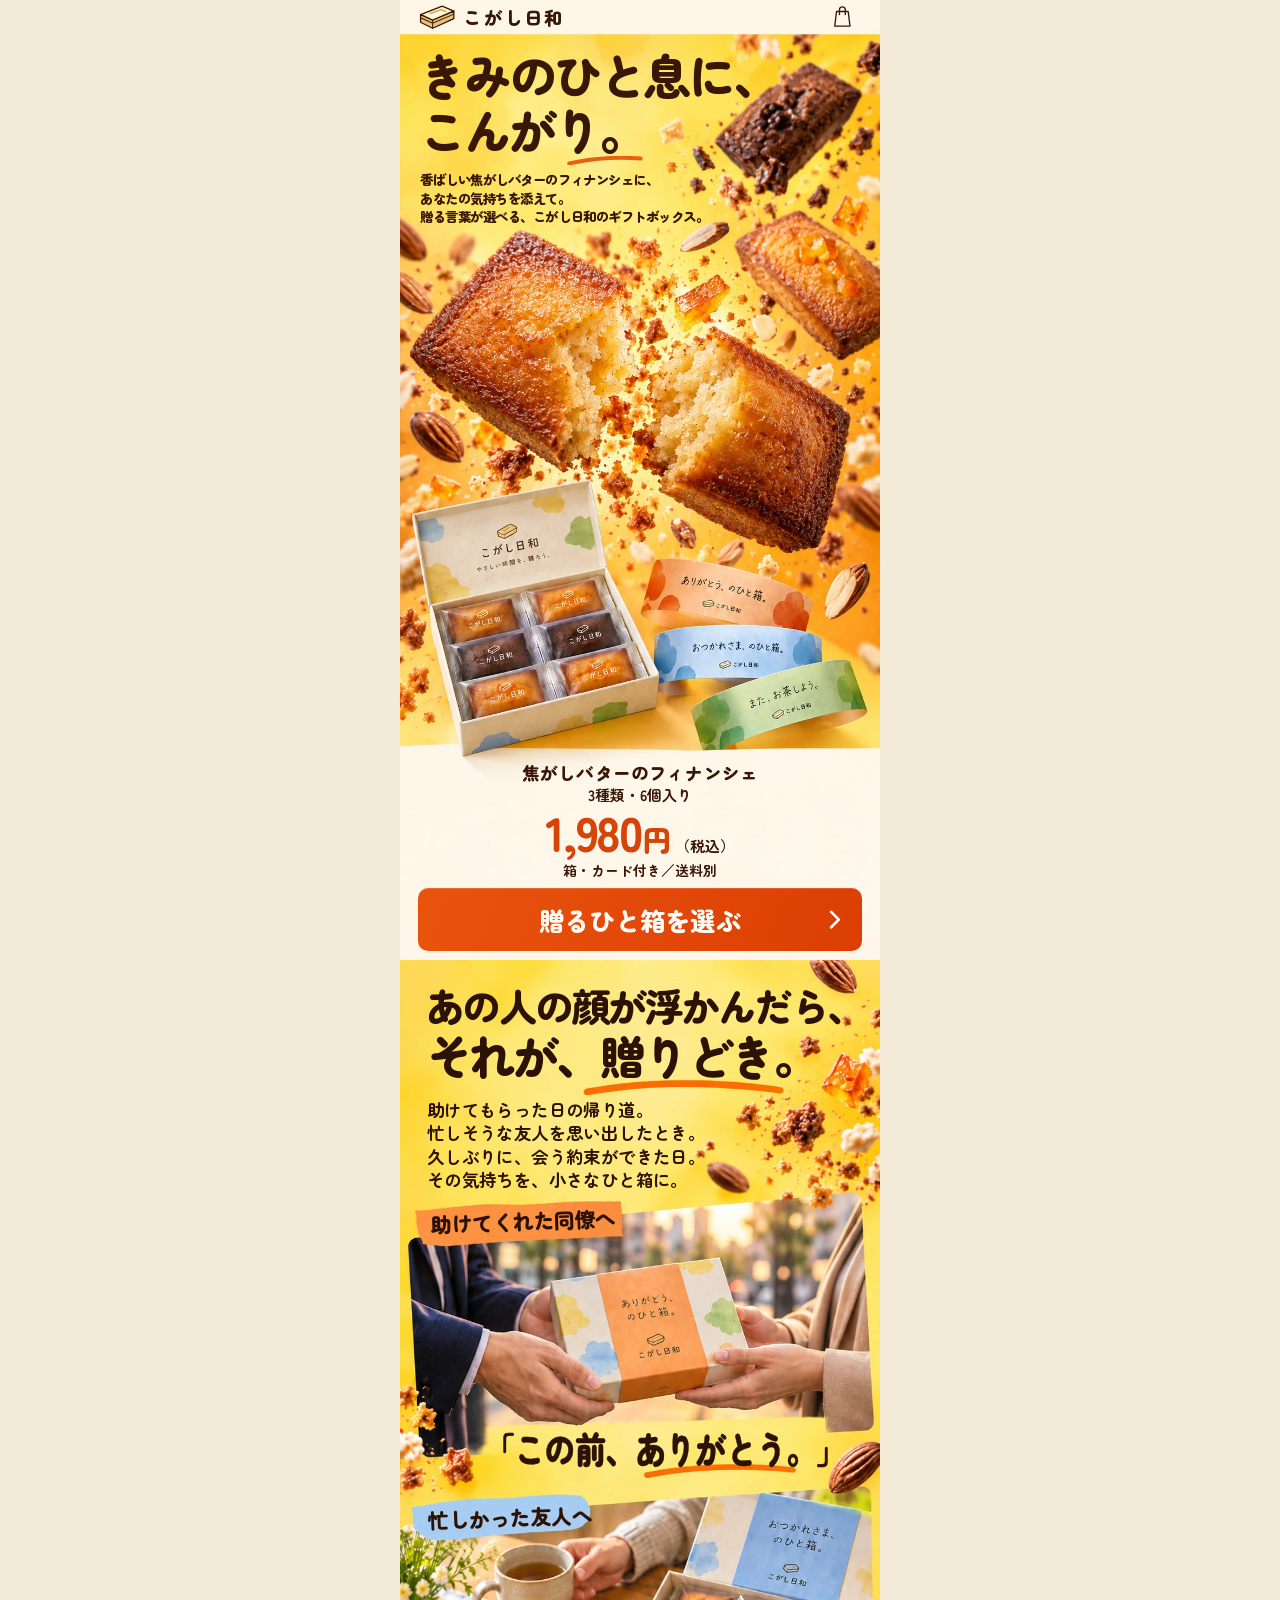
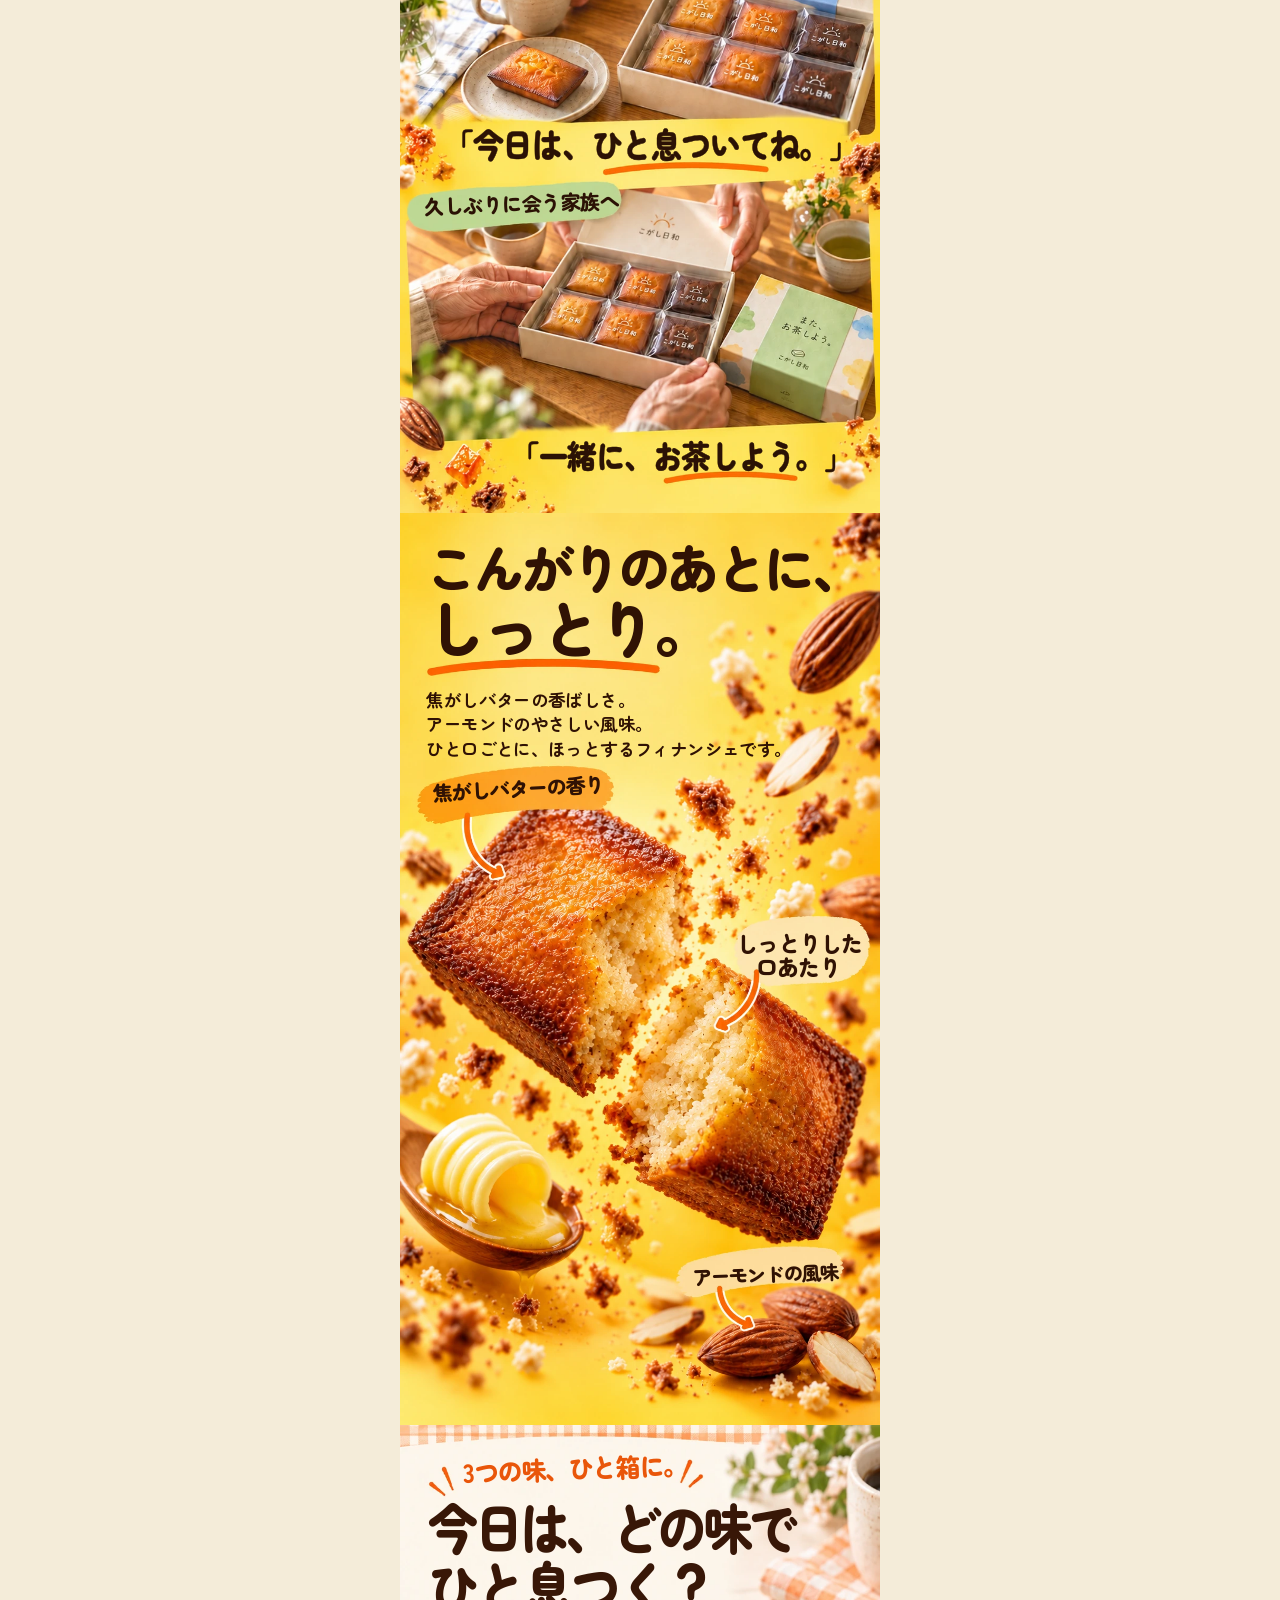
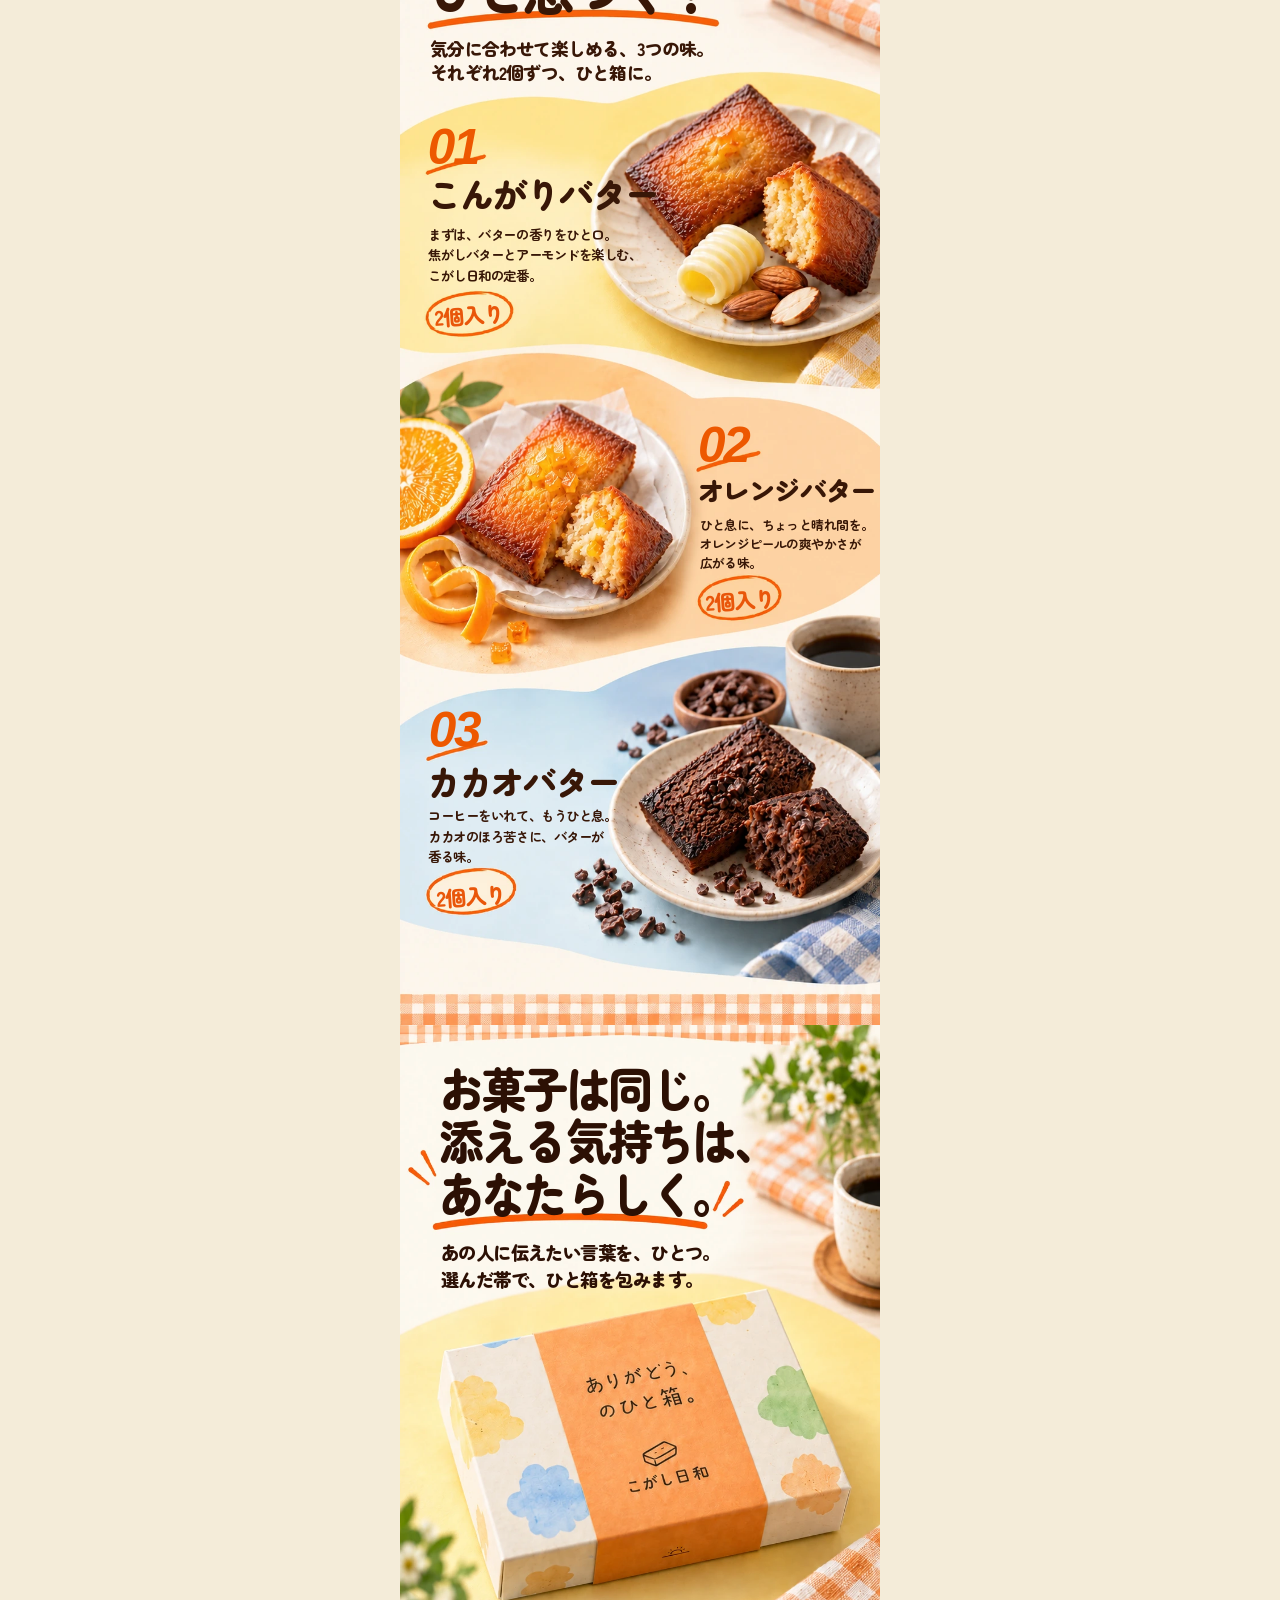
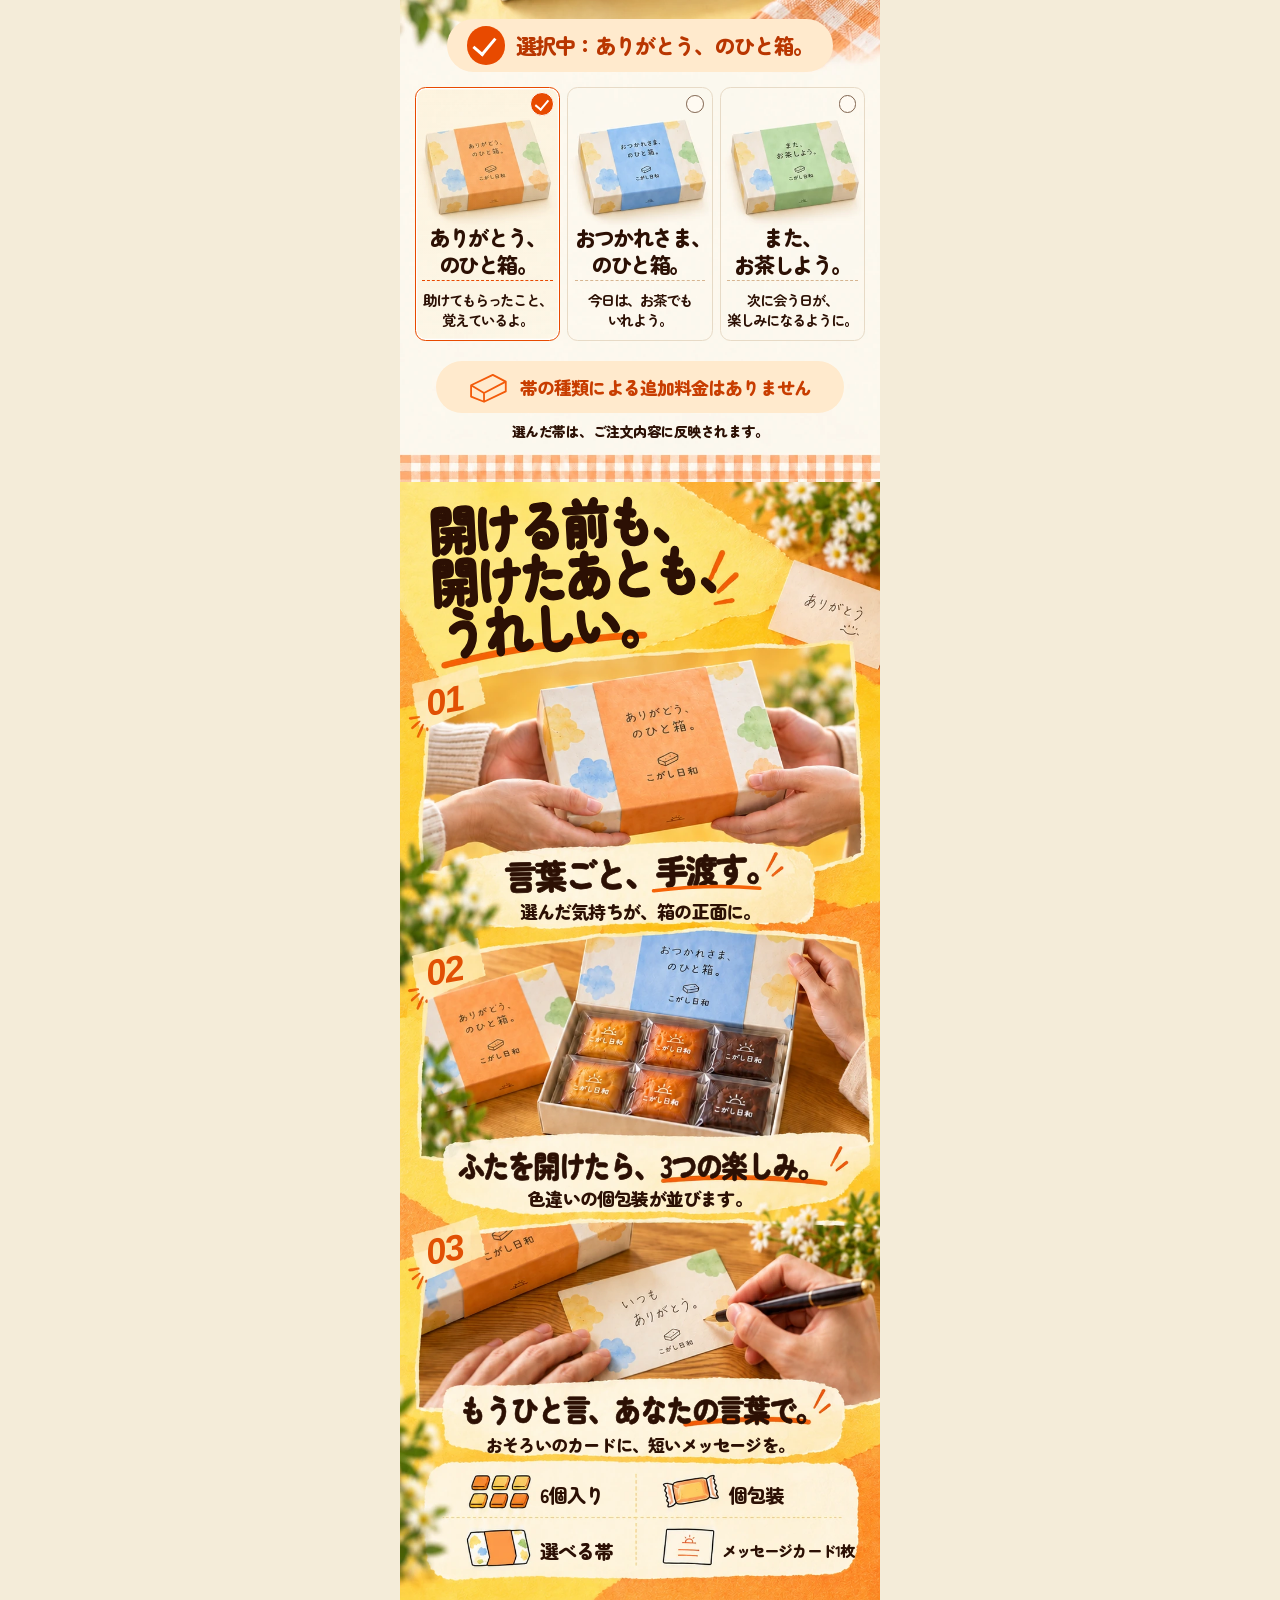
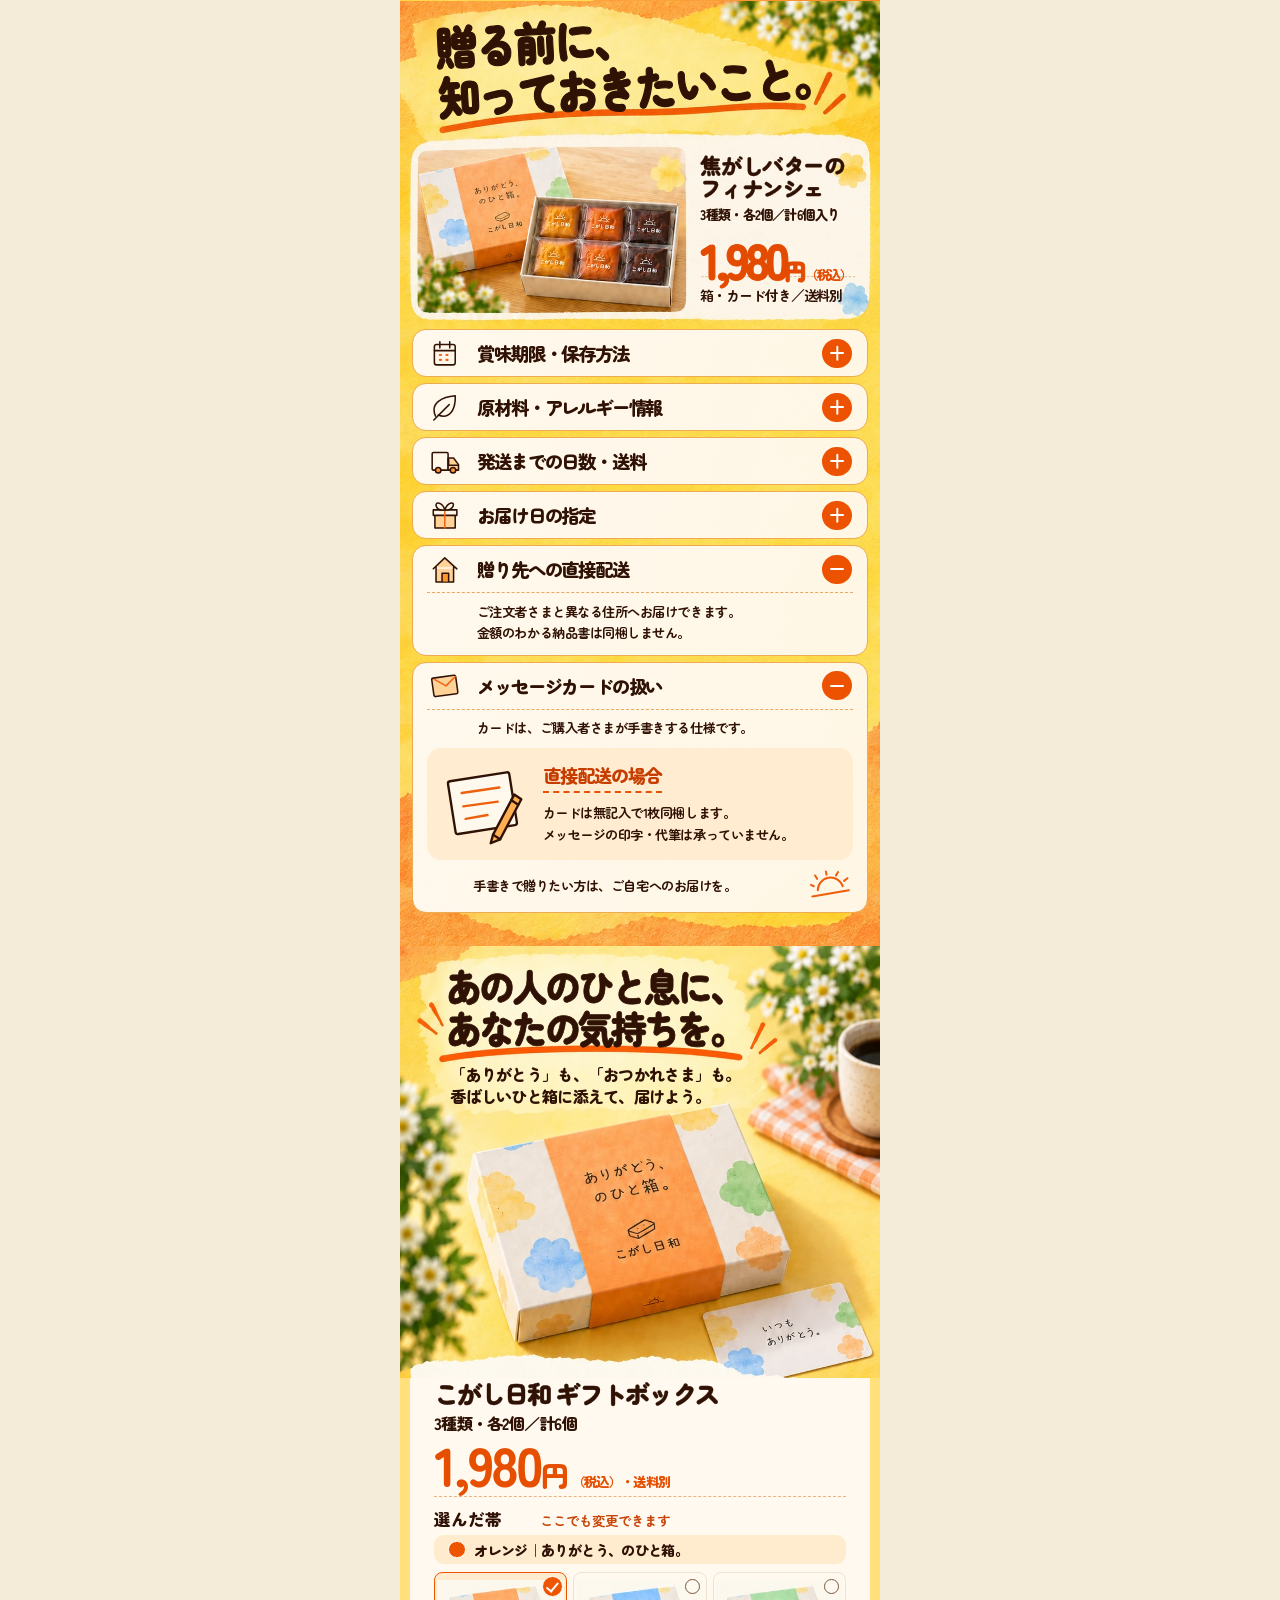
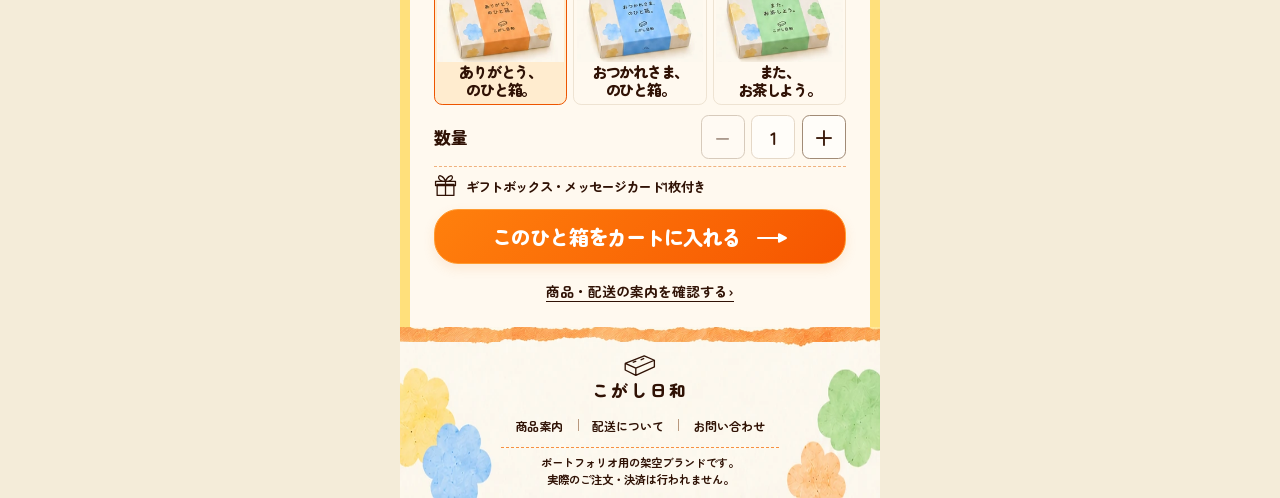
<file: index.html>
<!doctype html>
<html lang="ja">
<head>
  <meta charset="utf-8">
  <meta name="viewport" content="width=device-width, initial-scale=1">
  <meta name="theme-color" content="#fff8e9">
  <meta name="description" content="きみのひと息に、こんがり。贈る言葉が選べる、こがし日和の焦がしバターフィナンシェ。3種類・6個入りのギフトボックス。">
  <title>こがし日和｜きみのひと息に、こんがり。</title>
  <link rel="icon" href="./assets/favicon.svg" type="image/svg+xml">
  <link rel="preload" href="./assets/hero-art.webp" as="image" fetchpriority="high">
  <link rel="preload" href="./assets/zen-maru-900.woff2" as="font" type="font/woff2" crossorigin>
  <link rel="stylesheet" href="./fonts.css">
  <link rel="stylesheet" href="./styles.css">
  <link rel="stylesheet" href="./hero-motion.css">
  <link rel="stylesheet" href="./gifting.css">
  <link rel="stylesheet" href="./flavor.css">
  <link rel="stylesheet" href="./tastes.css">
  <link rel="stylesheet" href="./bands.css">
  <link rel="stylesheet" href="./unboxing.css">
  <link rel="stylesheet" href="./guide.css">
  <link rel="stylesheet" href="./order.css">
  <script src="./app.js" defer></script>
</head>
<body>
  <div class="mobile-page">
    <img class="hero-art" src="./assets/hero-art.webp" width="887" height="1774" fetchpriority="high" alt="こんがり焼けたフィナンシェの断面と、宙に弾けるアーモンドやオレンジピール。6個入りの箱に、オレンジ・ブルー・グリーンの選べるメッセージ帯。">
    <header class="site-header">
      <a class="brand" href="./" aria-label="こがし日和 ホーム">
        <svg class="brand-mark" viewBox="0 0 76 52" fill="none" aria-hidden="true"><path d="M5 20 48 3 71 13 29 31Z" fill="#fff0ba" stroke="currentColor" stroke-width="2.5" stroke-linejoin="round"/><path d="m5 20 24 11 42-18v15L29 47 5 35Z" fill="#eac176" stroke="currentColor" stroke-width="2.5" stroke-linejoin="round"/><path d="m29 31 0 16M5 26l24 11 42-18" stroke="currentColor" stroke-width="2"/><path d="m16 20 32-12 12 5-31 13Z" fill="#fff9e8"/><path d="m24 18 22-8 9 4" stroke="#d19b46" stroke-width="2.5" stroke-linecap="round"/></svg>
        <span>こがし日和</span>
      </a>
      <button class="cart-trigger" type="button" aria-label="カートを開く、商品0点" data-open-cart>
        <svg viewBox="0 0 32 38" fill="none" aria-hidden="true"><path d="M6 10h20l3 25H3L6 10Z" stroke="currentColor" stroke-width="2.3" stroke-linejoin="round"/><path d="M11 15V7a5 5 0 0 1 10 0v8" stroke="currentColor" stroke-width="2.3" stroke-linecap="round"/></svg>
        <span class="cart-count" hidden>0</span>
      </button>
    </header>
    <main>
      <section class="hero-stage" aria-labelledby="hero-title">
        <div class="hero-fx" aria-hidden="true"><span class="hero-flash"></span><span class="hero-shockwave"></span><span class="hero-crumb c1"></span><span class="hero-crumb c2"></span><span class="hero-crumb c3"></span><span class="hero-crumb c4"></span><span class="hero-crumb c5"></span><span class="hero-crumb c6"></span><span class="hero-crumb c7"></span><span class="hero-crumb c8"></span><span class="hero-crumb c9"></span><span class="hero-crumb c10"></span></div>
        <h1 id="hero-title"><span>きみのひと息に、</span><span class="headline-last">こんがり。<svg class="underline" viewBox="0 0 170 20" aria-hidden="true"><path d="M5 16Q80-1 163 5" fill="none" stroke="currentColor" stroke-width="9" stroke-linecap="round"/></svg></span></h1>
        <p class="hero-copy"><span>香ばしい焦がしバターのフィナンシェに、</span><span>あなたの気持ちを添えて。</span><span>贈る言葉が選べる、こがし日和のギフトボックス。</span></p>
      </section>
      <section class="purchase" aria-label="ギフトボックスの商品情報">
        <h2>焦がしバターのフィナンシェ</h2>
        <p class="contents">3種類・6個入り</p>
        <p class="price"><span class="amount">1,980<span class="yen">円</span></span><span class="tax">（税込）</span></p>
        <p class="shipping">箱・カード付き／送料別</p>
        <button class="choose-button" type="button" data-select-band>贈るひと箱を選ぶ<svg viewBox="0 0 18 30" fill="none" aria-hidden="true"><path d="m3 3 12 12L3 27" stroke="currentColor" stroke-width="4" stroke-linecap="round" stroke-linejoin="round"/></svg></button>
      </section>
      <section class="gifting-section" id="gifting-scenes" aria-labelledby="gifting-title">
        <img class="gifting-art" src="./assets/gifting-scenes-art.webp" width="809" height="1944" loading="lazy" decoding="async" alt="">
        <header class="gifting-intro">
          <h2 id="gifting-title"><span>あの人の顔が浮かんだら、</span><span>それが、贈りどき。</span></h2>
          <p class="gifting-copy"><span>助けてもらった日の帰り道。</span><span>忙しそうな友人を思い出したとき。</span><span>久しぶりに、会う約束ができた日。</span><span>その気持ちを、小さなひと箱に。</span></p>
        </header>
        <div class="gifting-scene scene-colleague">
          <h3>助けてくれた同僚へ</h3>
          <div class="scene-photo" role="img" aria-label="仕事帰りの夕日の中、同僚へオレンジのメッセージ帯を巻いたギフトボックスを手渡す。"></div>
          <p class="scene-quote"><span>「この前、ありがとう。」</span></p>
        </div>
        <div class="gifting-scene scene-friend">
          <h3>忙しかった友人へ</h3>
          <div class="scene-photo" role="img" aria-label="日差しの入るテーブルで、お茶のマグカップに手を添える。フィナンシェのお皿と、ブルーの帯を添えた6個入りの箱。"></div>
          <p class="scene-quote"><span>「今日は、ひと息ついてね。」</span></p>
        </div>
        <div class="gifting-scene scene-family">
          <h3>久しぶりに会う家族へ</h3>
          <div class="scene-photo" role="img" aria-label="家族が木のテーブルで6個入りのギフトボックスを一緒に開ける手元。グリーンのメッセージ帯と、お茶のカップが並ぶ。"></div>
          <p class="scene-quote"><span>「一緒に、お茶しよう。」</span></p>
        </div>
      </section>
      <section class="flavor-section" id="flavor" aria-labelledby="flavor-title">
        <img class="flavor-art" src="./assets/flavor-art.webp" width="910" height="1728" loading="lazy" decoding="async" alt="">
        <header class="flavor-intro">
          <h2 id="flavor-title"><span>こんがりのあとに、</span><span>しっとり。</span></h2>
          <p><span>焦がしバターの香ばしさ。</span><span>アーモンドのやさしい風味。</span><span>ひと口ごとに、ほっとするフィナンシェです。</span></p>
        </header>
        <p class="flavor-point point-butter">焦がしバターの香り</p>
        <p class="flavor-point point-moist"><span>しっとりした</span><span>口あたり</span></p>
        <p class="flavor-point point-almond">アーモンドの風味</p>
        <p class="visually-hidden">こんがり焼けたフィナンシェを二つに割り、香ばしい焼き目と、きめ細かくしっとりした断面を大きく見せています。周囲には焦がしバターとアーモンド、焼き菓子の欠片が舞っています。</p>
      </section>
      <section class="tastes-section" id="three-tastes" aria-labelledby="tastes-title">
        <img class="tastes-art" src="./assets/tastes-art.webp" width="793" height="1983" loading="lazy" decoding="async" alt="">
        <header class="tastes-intro">
          <p class="tastes-kicker">3つの味、ひと箱に。</p>
          <h2 id="tastes-title"><span>今日は、どの味で</span><span>ひと息つく？</span></h2>
          <p class="tastes-description"><span>気分に合わせて楽しめる、3つの味。</span><span>それぞれ2個ずつ、ひと箱に。</span></p>
        </header>
        <article class="taste taste-butter" aria-labelledby="taste-butter-title">
          <span class="taste-number" aria-hidden="true">01</span>
          <h3 id="taste-butter-title">こんがりバター</h3>
          <p class="taste-copy"><span>まずは、バターの香りをひと口。</span><span>焦がしバターとアーモンドを楽しむ、</span><span>こがし日和の定番。</span></p>
          <p class="taste-count">2個入り</p>
          <p class="visually-hidden">淡い黄色のテーブルに、黄金色の焼き目としっとりした断面を見せるフィナンシェの皿。バターとアーモンドを添えています。</p>
        </article>
        <article class="taste taste-orange" aria-labelledby="taste-orange-title">
          <span class="taste-number" aria-hidden="true">02</span>
          <h3 id="taste-orange-title">オレンジバター</h3>
          <p class="taste-copy"><span>ひと息に、ちょっと晴れ間を。</span><span>オレンジピールの爽やかさが</span><span>広がる味。</span></p>
          <p class="taste-count">2個入り</p>
          <p class="visually-hidden">アプリコット色のテーブルに、オレンジピールが見えるフィナンシェの断面と、みずみずしいオレンジ。</p>
        </article>
        <article class="taste taste-cacao" aria-labelledby="taste-cacao-title">
          <span class="taste-number" aria-hidden="true">03</span>
          <h3 id="taste-cacao-title">カカオバター</h3>
          <p class="taste-copy"><span>コーヒーをいれて、もうひと息。</span><span>カカオのほろ苦さに、バターが</span><span>香る味。</span></p>
          <p class="taste-count">2個入り</p>
          <p class="visually-hidden">淡いブルーのテーブルに、深いカカオ色のフィナンシェと断面。コーヒーカップとカカオニブが並びます。</p>
        </article>
      </section>
      <section class="bands-section" id="message-bands" aria-labelledby="bands-title" data-selected-band="thanks">
        <img class="bands-art" src="./assets/bands-thanks.webp" width="845" height="1860" loading="lazy" decoding="async" alt="">
        <img class="bands-art bands-variant" data-band-image="rest" src="./assets/bands-rest.webp" width="845" height="1860" loading="lazy" decoding="async" alt="">
        <img class="bands-art bands-variant" data-band-image="tea" src="./assets/bands-tea.webp" width="845" height="1860" loading="lazy" decoding="async" alt="">
        <header class="bands-intro">
          <h2 id="bands-title" tabindex="-1"><span>お菓子は同じ。</span><span>添える気持ちは、</span><span>あなたらしく。</span></h2>
          <p><span>あの人に伝えたい言葉を、ひとつ。</span><span>選んだ帯で、ひと箱を包みます。</span></p>
        </header>
        <div class="band-photo" role="img" aria-label="オレンジの帯「ありがとう、のひと箱。」で包んだ、こがし日和のギフトボックス。"></div>
        <p class="band-selection-status" role="status" aria-live="polite" aria-atomic="true"><span class="band-status-check" aria-hidden="true"></span><span data-band-status>選択中：ありがとう、のひと箱。</span></p>
        <fieldset class="message-band-options" aria-describedby="band-fee-note">
          <legend class="visually-hidden">メッセージ帯を選ぶ</legend>
          <label class="message-band-card" data-band="thanks">
            <input type="radio" name="message-band" value="thanks" checked aria-labelledby="band-thanks-name" aria-describedby="band-thanks-description">
            <span class="band-card-check" aria-hidden="true"></span>
            <span class="band-card-name" id="band-thanks-name"><span class="visually-hidden">オレンジ：</span><span>ありがとう、</span><span>のひと箱。</span></span>
            <span class="band-card-description" id="band-thanks-description"><span>助けてもらったこと、</span><span>覚えているよ。</span></span>
          </label>
          <label class="message-band-card" data-band="rest">
            <input type="radio" name="message-band" value="rest" aria-labelledby="band-rest-name" aria-describedby="band-rest-description">
            <span class="band-card-check" aria-hidden="true"></span>
            <span class="band-card-name" id="band-rest-name"><span class="visually-hidden">ブルー：</span><span>おつかれさま、</span><span>のひと箱。</span></span>
            <span class="band-card-description" id="band-rest-description"><span>今日は、お茶でも</span><span>いれよう。</span></span>
          </label>
          <label class="message-band-card" data-band="tea">
            <input type="radio" name="message-band" value="tea" aria-labelledby="band-tea-name" aria-describedby="band-tea-description">
            <span class="band-card-check" aria-hidden="true"></span>
            <span class="band-card-name" id="band-tea-name"><span class="visually-hidden">グリーン：</span><span>また、</span><span>お茶しよう。</span></span>
            <span class="band-card-description" id="band-tea-description"><span>次に会う日が、</span><span>楽しみになるように。</span></span>
          </label>
        </fieldset>
        <p class="band-fee-note" id="band-fee-note"><svg viewBox="0 0 76 60" fill="none" aria-hidden="true"><path d="m4 25 42-20 25 13-42 22Z M4 25v22l25 10 42-20V18 M29 40v17" stroke="currentColor" stroke-width="3.5" stroke-linejoin="round"/></svg><span>帯の種類による追加料金はありません</span></p>
        <p class="band-order-note">選んだ帯は、ご注文内容に反映されます。</p>
      </section>
      <section class="unboxing-section" id="unboxing" aria-labelledby="unboxing-title">
        <img class="unboxing-art" src="./assets/unboxing-art.webp" width="821" height="1915" loading="lazy" decoding="async" alt="">
        <h2 id="unboxing-title"><span>開ける前も、</span><span>開けたあとも、</span><span>うれしい。</span></h2>
        <article class="unboxing-scene unboxing-give" aria-labelledby="unboxing-give-title">
          <span class="unboxing-number" aria-hidden="true">01</span>
          <div class="unboxing-photo" role="img" aria-label="オレンジの帯に「ありがとう、のひと箱。」と書かれたギフトボックスを、両手で手渡す。"></div>
          <h3 id="unboxing-give-title">言葉ごと、手渡す。</h3>
          <svg class="unboxing-give-underline" viewBox="0 0 220 20" fill="none" aria-hidden="true"><path d="M5 15Q115 1 215 10" stroke="#f56308" stroke-width="7" stroke-linecap="round"/></svg>
          <p class="unboxing-caption">選んだ気持ちが、箱の正面に。</p>
        </article>
        <article class="unboxing-scene unboxing-open" aria-labelledby="unboxing-open-title">
          <span class="unboxing-number" aria-hidden="true">02</span>
          <div class="unboxing-photo" role="img" aria-label="箱のふたを開ける手元。こんがりバター、オレンジバター、カカオバターが各2個、計6個。色違いの個包装が2列に並ぶ。"></div>
          <h3 id="unboxing-open-title">ふたを開けたら、3つの楽しみ。</h3>
          <p class="unboxing-caption">色違いの個包装が並びます。</p>
        </article>
        <article class="unboxing-scene unboxing-write" aria-labelledby="unboxing-write-title">
          <span class="unboxing-number" aria-hidden="true">03</span>
          <div class="unboxing-photo" role="img" aria-label="箱とおそろいの柄のメッセージカードに、ペンで「いつもありがとう。」と書く手元。"></div>
          <h3 id="unboxing-write-title">もうひと言、あなたの言葉で。</h3>
          <p class="unboxing-caption">おそろいのカードに、短いメッセージを。</p>
        </article>
        <ul class="unboxing-contents" aria-label="ギフトボックスのセット内容">
          <li class="unboxing-count">6個入り</li>
          <li class="unboxing-wrapped">個包装</li>
          <li class="unboxing-band">選べる帯</li>
          <li class="unboxing-card">メッセージカード1枚</li>
        </ul>
      </section>
      <section class="guide-section" id="product-guide" aria-labelledby="guide-title">
        <div class="guide-texture" aria-hidden="true"></div>
        <header class="guide-header">
          <img class="guide-art" src="./assets/guide-art.webp" width="913" height="1723" loading="lazy" decoding="async" alt="">
          <h2 id="guide-title"><span>贈る前に、</span><span>知っておきたいこと。</span></h2>
          <div class="guide-product-photo" role="img" aria-label="オレンジの帯を添えたギフトボックスと、2列に並ぶ3種類・各2個の個包装のフィナンシェ。"></div>
          <div class="guide-product">
            <h3>焦がしバターの<br>フィナンシェ</h3>
            <p class="guide-quantity">3種類・各2個／計6個入り</p>
            <p class="guide-price"><strong>1,980<span>円</span></strong><span>（税込）</span></p>
            <p class="guide-shipping">箱・カード付き／送料別</p>
          </div>
        </header>
        <div class="guide-items">
          <details class="guide-item" id="guide-calendar">
            <summary><svg class="guide-icon" viewBox="0 0 56 56" fill="none" stroke="currentColor" stroke-width="2.8" stroke-linecap="round" stroke-linejoin="round" aria-hidden="true"><rect x="9" y="12" width="38" height="37" rx="4" fill="#fff7e9"/><path d="M9 23h38M19 7v11M37 7v11"/><path d="M19 31h2m10 0h2m-14 9h2m10 0h2" stroke="#f36513" stroke-width="4"/></svg><span>賞味期限・保存方法</span><span class="guide-toggle" aria-hidden="true"></span></summary>
            <div class="guide-answer"><p><strong>賞味期限：製造日から30日。</strong><br>発送時点で14日以上残っている商品をお届けします。個包装に記載の日付をご確認ください。</p><p>直射日光・高温多湿を避け、常温で保存してください。開封後はお早めにお召し上がりください。</p></div>
          </details>
          <details class="guide-item" id="guide-leaf">
            <summary><svg class="guide-icon" viewBox="0 0 56 56" fill="none" stroke="currentColor" stroke-width="2.8" stroke-linecap="round" stroke-linejoin="round" aria-hidden="true"><path d="M11 44C0 18 26 9 47 7c1 26-11 43-31 35" fill="#fff7e9"/><path d="M8 51 36 23"/></svg><span>原材料・アレルギー情報</span><span class="guide-toggle" aria-hidden="true"></span></summary>
            <div class="guide-answer"><dl class="guide-ingredients"><dt>こんがりバター</dt><dd>卵白、バター、砂糖、アーモンドパウダー、小麦粉、食塩。</dd><dt>オレンジバター</dt><dd>卵白、バター、砂糖、アーモンドパウダー、オレンジピール砂糖漬け（オレンジピール、砂糖）、小麦粉、食塩。</dd><dt>カカオバター</dt><dd>卵白、バター、砂糖、アーモンドパウダー、小麦粉、ココアパウダー、食塩。</dd></dl><p><strong>含まれるアレルゲン</strong><br>全種類：卵・乳成分・小麦・アーモンド<br>オレンジバター：上記に加えオレンジ</p><p>3種類は同じ製造設備で製造しています。詳しくは各個包装の表示をご確認ください。</p></div>
          </details>
          <details class="guide-item" id="guide-truck">
            <summary><svg class="guide-icon" viewBox="0 0 56 56" fill="none" stroke="currentColor" stroke-width="2.8" stroke-linecap="round" stroke-linejoin="round" aria-hidden="true"><rect x="5" y="12" width="29" height="32" rx="2" fill="#fff7e9"/><path d="M34 22h10l9 12v10H34Z" fill="#ffd397"/><path d="M35 24v11h17"/><circle cx="16" cy="44" r="5" fill="#ff9639"/><circle cx="43" cy="44" r="5" fill="#ff9639"/></svg><span>発送までの日数・送料</span><span class="guide-toggle" aria-hidden="true"></span></summary>
            <div class="guide-answer"><p>決済確認後、<strong>3営業日以内</strong>に発送します。土日祝日は発送をお休みします。お届け日をご指定の場合は、指定日に合わせて発送します。</p><p><strong>送料はお届け先1件につき全国一律650円（税込）。</strong>日本国内への常温配送です。海外配送は承っていません。</p><p>天候や交通状況により、お届けが遅れる場合があります。</p></div>
          </details>
          <details class="guide-item" id="guide-gift">
            <summary><svg class="guide-icon" viewBox="0 0 56 56" fill="none" stroke="currentColor" stroke-width="2.8" stroke-linecap="round" stroke-linejoin="round" aria-hidden="true"><path d="M10 23h37v28H10Z" fill="#ffd397"/><path d="M7 18h43v10H7Z" fill="#fff7e9"/><path d="M28 19v32" stroke="#f36513"/><path d="M28 18C10 21 8 2 18 6c7 2 10 12 10 12Zm0 0C45 20 48 2 38 6c-6 2-10 12-10 12Z" fill="#fff7e9"/></svg><span>お届け日の指定</span><span class="guide-toggle" aria-hidden="true"></span></summary>
            <div class="guide-answer"><p>ご注文日の<strong>7日後〜30日後</strong>から、お届け希望日を選べます。指定がない場合は、決済確認後3営業日以内に発送します。</p><p>一部の離島は日時指定を承れません。お届け希望日は目安となり、天候・交通状況によって遅れる場合があります。</p></div>
          </details>
          <details class="guide-item" id="guide-home" open>
            <summary><svg class="guide-icon" viewBox="0 0 56 56" fill="none" stroke="currentColor" stroke-width="2.8" stroke-linecap="round" stroke-linejoin="round" aria-hidden="true"><path d="M7 27 28 7l22 20M12 24v27h32V24" fill="#ffd397"/><path d="M23 50V35h12v15" fill="#ff962c"/></svg><span>贈り先への直接配送</span><span class="guide-toggle" aria-hidden="true"></span></summary>
            <div class="guide-answer"><p>ご注文者さまと異なる住所へお届けできます。<br>金額のわかる納品書は同梱しません。</p></div>
          </details>
          <details class="guide-item" id="guide-mail" open>
            <summary><svg class="guide-icon" viewBox="0 0 56 56" fill="none" stroke="currentColor" stroke-width="2.8" stroke-linecap="round" stroke-linejoin="round" aria-hidden="true"><rect x="6" y="12" width="44" height="34" rx="3" fill="#ffd397" transform="rotate(-8 28 29)"/><path d="m9 17 21 12 17-17" stroke="#f36513"/></svg><span>メッセージカードの扱い</span><span class="guide-toggle" aria-hidden="true"></span></summary>
            <div class="guide-answer"><p>カードは、ご購入者さまが手書きする仕様です。</p><aside class="guide-card-notice" aria-labelledby="guide-card-title"><svg class="guide-card-icon" viewBox="0 0 110 100" fill="none" stroke="currentColor" stroke-width="3" stroke-linejoin="round" stroke-linecap="round" aria-hidden="true"><rect x="12" y="14" width="79" height="68" rx="3" fill="#fff9ed" transform="rotate(-9 51 48)"/><path d="m25 35 48-7m-46 24 44-6m-41 22 28-5" stroke="#ed600e"/><path d="m65 88 27-51 9 6-27 51-12 5Z" fill="#ffaf52"/><path d="m88 44 9 6m-32 38 9 6"/></svg><div><h4 id="guide-card-title">直接配送の場合</h4><p>カードは無記入で1枚同梱します。<br>メッセージの印字・代筆は承っていません。</p></div></aside><p class="guide-card-tip">手書きで贈りたい方は、ご自宅へのお届けを。<svg viewBox="0 0 64 46" fill="none" stroke="#ef5d0d" stroke-width="3" stroke-linecap="round" aria-hidden="true"><path d="m5 39 54-9M13 30a19 19 0 0 1 37-6M7 24l-4-2m9-9-3-5m17-1-1-5m15 6 3-5m9 13 5-4"/></svg></p></div>
          </details>
        </div>
      </section>
      <section class="order-section" id="order" aria-labelledby="order-title" data-selected-band="thanks">
        <header class="order-hero">
          <img class="order-art" src="./assets/order-thanks.webp" width="855" height="1839" loading="lazy" decoding="async" alt="">
          <img class="order-art order-variant" data-order-image="rest" src="./assets/order-rest.webp" width="855" height="1839" loading="lazy" decoding="async" alt="">
          <img class="order-art order-variant" data-order-image="tea" src="./assets/order-tea.webp" width="855" height="1839" loading="lazy" decoding="async" alt="">
          <h2 id="order-title" tabindex="-1"><span>あの人のひと息に、</span><span>あなたの気持ちを。</span></h2>
          <p class="order-intro"><span>「ありがとう」も、「おつかれさま」も。</span><span>香ばしいひと箱に添えて、届けよう。</span></p>
          <div class="order-photo" role="img" aria-label="オレンジの帯「ありがとう、のひと箱。」で包んだギフトボックスと、おそろいのカード。"></div>
        </header>
        <form id="gift-form" class="order-form">
          <h3>こがし日和 ギフトボックス</h3>
          <p class="order-contents">3種類・各2個／計6個</p>
          <p class="order-price"><strong>1,980<span>円</span></strong><span>（税込）・送料別</span></p>
          <fieldset class="order-band-options">
            <legend>選んだ帯<span>ここでも変更できます</span></legend>
            <p class="order-band-status" role="status" aria-live="polite" aria-atomic="true"><i aria-hidden="true"></i><span data-order-band-status>オレンジ｜ありがとう、のひと箱。</span></p>
            <div class="order-band-cards">
              <label class="order-band-card" data-band="thanks"><input type="radio" name="band" value="thanks" checked aria-label="オレンジ：ありがとう、のひと箱。"><span class="order-radio-mark" aria-hidden="true"></span><span class="order-thumb" aria-hidden="true"></span><span class="order-band-name">ありがとう、<br>のひと箱。</span></label>
              <label class="order-band-card" data-band="rest"><input type="radio" name="band" value="rest" aria-label="ブルー：おつかれさま、のひと箱。"><span class="order-radio-mark" aria-hidden="true"></span><span class="order-thumb" aria-hidden="true"></span><span class="order-band-name">おつかれさま、<br>のひと箱。</span></label>
              <label class="order-band-card" data-band="tea"><input type="radio" name="band" value="tea" aria-label="グリーン：また、お茶しよう。"><span class="order-radio-mark" aria-hidden="true"></span><span class="order-thumb" aria-hidden="true"></span><span class="order-band-name">また、<br>お茶しよう。</span></label>
            </div>
          </fieldset>
          <div class="order-quantity-row"><div><label for="quantity">数量</label><p class="order-subtotal" hidden>商品小計 <output id="subtotal" aria-live="polite">1,980円</output></p></div><div class="stepper"><button type="button" data-step="-1" aria-label="数量を減らす">−</button><input id="quantity" name="quantity" type="number" min="1" max="99" step="1" value="1" inputmode="numeric" required><button type="button" data-step="1" aria-label="数量を増やす">＋</button></div></div>
          <p class="order-included"><svg viewBox="0 0 44 44" fill="none" stroke="currentColor" stroke-width="2.5" stroke-linejoin="round" aria-hidden="true"><path d="M6 20h32v21H6ZM3 14h38v8H3ZM22 14v27M22 14C6 15 6 0 14 4c5 2 8 10 8 10Zm0 0C38 15 38 0 30 4c-5 2-8 10-8 10Z"/></svg><span>ギフトボックス・メッセージカード1枚付き</span></p>
          <button id="order-submit" class="order-submit" type="submit">このひと箱をカートに入れる<span aria-hidden="true">→</span></button>
          <a class="order-guide-link" href="#product-guide">商品・配送の案内を確認する<span aria-hidden="true"> ›</span></a>
        </form>
      </section>
    </main>
    <footer class="site-footer">
      <a href="#" class="footer-brand" aria-label="こがし日和 ページの先頭へ"><svg viewBox="0 0 76 52" fill="none" stroke="currentColor" stroke-width="3" stroke-linejoin="round" aria-hidden="true"><path d="M5 20 48 3 71 13 29 31ZM5 20v15l24 12 42-19V13M29 31v16M22 18l8-3m10-3 8-3"/></svg><span>こがし日和</span></a>
      <nav aria-label="フッター"><a href="#three-tastes">商品案内</a><a href="#guide-truck" data-shipping-link>配送について</a><button type="button" data-open-contact>お問い合わせ</button></nav>
      <p>ポートフォリオ用の架空ブランドです。<br>実際のご注文・決済は行われません。</p>
    </footer>
    <aside class="sticky-order-bar" aria-label="ギフトボックスの購入" hidden><p><strong>1,980<span>円</span></strong><small>税込／送料別</small></p><button type="button" data-scroll-order>ひと箱を選ぶ<span aria-hidden="true">→</span></button></aside>
  </div>

  <dialog id="contact-dialog" class="sheet" aria-labelledby="contact-title"><div class="sheet-inner"><button class="close-button" type="button" data-close aria-label="お問い合わせを閉じる">×</button><p class="sheet-eyebrow">こがし日和</p><h2 id="contact-title" tabindex="-1">お問い合わせ</h2><p class="contact-copy">このサイトはポートフォリオ用の架空ブランドです。実際のご注文やお問い合わせは受け付けていません。</p><a href="#product-guide" class="contact-guide-link">商品・配送の案内を見る</a></div></dialog>

  <dialog id="cart-dialog" class="sheet" aria-labelledby="cart-title">
    <div class="sheet-inner">
      <button class="close-button" type="button" data-close aria-label="カートを閉じる">×</button>
      <p class="sheet-eyebrow">こがし日和</p>
      <h2 id="cart-title" tabindex="-1">贈るひと箱</h2>
      <p id="cart-notice" class="cart-notice" role="status"></p>
      <div id="cart-items"></div>
      <div class="subtotal" id="cart-total-row"><span>商品合計<small>税込・送料別</small></span><strong id="cart-total">0円</strong></div>
      <button type="button" class="sheet-primary" id="continue-choosing">帯を選ぶ<span aria-hidden="true">→</span></button>
      <p class="demo-note">ポートフォリオ用の架空ブランドです。<br>購入・決済は行われません。</p>
    </div>
  </dialog>
</body>
</html>
</file>
<file: fonts.css>
@font-face{font-family:"Zen Maru Gothic";font-style:normal;font-weight:500;font-display:swap;src:url("./assets/zen-maru-500.woff2")}
@font-face{font-family:"Zen Maru Gothic";font-style:normal;font-weight:700;font-display:swap;src:url("./assets/zen-maru-700.woff2")}
@font-face{font-family:"Zen Maru Gothic";font-style:normal;font-weight:900;font-display:swap;src:url("./assets/zen-maru-900.woff2")}
</file>
<file: styles.css>
:root{color-scheme:light;--cocoa:#381707;--cream:#fff8e9;--orange:#d84305;--font:"Zen Maru Gothic","Hiragino Maru Gothic ProN",Meiryo,sans-serif}
*{box-sizing:border-box}body{margin:0;background:#f4ecd9;color:var(--cocoa);font-family:var(--font);font-weight:700}button,input{font:inherit}button,a,input{-webkit-tap-highlight-color:transparent}button{cursor:pointer}button:focus-visible,a:focus-visible,input:focus-visible{outline:3px solid #235b9a;outline-offset:4px}button:disabled{cursor:default;opacity:.42}button{touch-action:manipulation}a{color:inherit}.mobile-page{position:relative;isolation:isolate;container-type:inline-size;width:100%;max-width:480px;margin-inline:auto;background:var(--cream);min-height:100svh}.hero-art{position:absolute;inset:0 0 auto;width:100%;height:auto;display:block;z-index:-1;pointer-events:none}.site-header{position:relative;height:7.2cqw;display:flex;align-items:center;justify-content:space-between;padding-inline:3.8cqw}.brand{display:flex;align-items:center;gap:1.4cqw;text-decoration:none;font-size:3.8cqw;font-weight:900;letter-spacing:.12em;white-space:nowrap;line-height:1}.brand::after{content:"";position:absolute;left:3.8cqw;top:0;width:30cqw;height:44px}.brand-mark{width:8cqw;height:5.7cqw;flex:none}.cart-trigger{display:grid;place-items:center;position:absolute;z-index:2;right:3.2cqw;top:0;width:44px;height:44px;border:0;background:none;color:var(--cocoa);padding:0;transform:translateY(calc((7.2cqw - 44px)/2))}.cart-trigger svg{width:3.9cqw;height:4.8cqw}.cart-count{position:absolute;right:1px;top:4px;min-width:17px;height:17px;padding:0 3px;border-radius:50%;background:var(--orange);color:white;font:700 10px/17px sans-serif;text-align:center}.cart-count[hidden]{display:none}.hero-stage{position:relative;height:148.7cqw}h1{position:absolute;left:4cqw;top:2.5cqw;margin:0;font-size:10cqw;line-height:1.16;font-weight:900;letter-spacing:-.065em}h1>span{display:block;white-space:nowrap}.headline-last{position:relative;width:max-content}.underline{position:absolute;bottom:-1.55cqw;right:-.1cqw;width:16cqw;height:2cqw;color:#e86111}.hero-copy{position:absolute;top:28.3cqw;left:4.2cqw;margin:0;font-size:2.8cqw;line-height:1.37;font-weight:900;letter-spacing:-.035em}.hero-copy span{display:block;white-space:nowrap}.purchase{position:relative;text-align:center;height:44.1cqw;padding:2.4cqw 3.8cqw 4.7cqw}.purchase h2{margin:0;font-size:3.65cqw;line-height:1.45;font-weight:900;letter-spacing:.01em}.contents{margin:0;font-size:3.1cqw;line-height:1.3;font-weight:700}.price{display:flex;align-items:baseline;justify-content:center;gap:1.3cqw;margin:.15cqw 0 0;line-height:1.08;white-space:nowrap}.amount{font-size:10.05cqw;letter-spacing:-.045em;font-weight:900;color:#d64507;font-variant-numeric:lining-nums tabular-nums}.yen{font-size:6.1cqw;letter-spacing:-.08em;margin-left:.2cqw}.tax{font-size:3.1cqw;font-weight:700}.shipping{margin:.8cqw 0 1.8cqw;font-size:2.85cqw;line-height:1.35}.choose-button{display:flex;position:relative;align-items:center;justify-content:center;width:100%;height:13cqw;min-height:44px;border:0;border-radius:2.1cqw;background:linear-gradient(110deg,#e9540d,#dc3e04);color:#fffdf6;font-size:5.3cqw;font-weight:900;letter-spacing:.01em;box-shadow:inset 0 1px 0 #ffffff24;transition:filter .16s,transform .16s}.choose-button svg{position:absolute;right:4.1cqw;width:2.9cqw;height:4cqw}.choose-button:active{transform:scale(.985)}.choose-button:hover,.sheet-primary:hover{filter:brightness(1.06)}
.sheet{width:min(100% - 20px,460px);max-height:calc(100dvh - 24px);margin:auto auto 12px;padding:0;border:0;border-radius:24px;background:var(--cream);color:var(--cocoa);box-shadow:0 12px 60px #371b1233;overscroll-behavior:contain}.sheet::backdrop{background:#28130780;backdrop-filter:blur(3px)}.sheet-inner{position:relative;padding:34px 22px max(24px,env(safe-area-inset-bottom));}.sheet h2{font-size:24px;letter-spacing:-.03em;line-height:1.4;margin:0 26px 8px 0}.sheet h2:focus{outline:none}.sheet-eyebrow{font-size:11px;letter-spacing:.06em;margin:0 0 8px}.sheet-lead{font-size:13px;margin:0 0 22px}.close-button{position:absolute;right:8px;top:8px;display:grid;place-items:center;width:44px;height:44px;background:transparent;border:0;font-family:sans-serif;font-size:30px;font-weight:400;color:var(--cocoa)}.band-options{display:grid;grid-template-columns:repeat(3,1fr);gap:8px;border:0;padding:0;margin:0}.band-options legend{font-size:13px;margin-bottom:12px;padding:0}.band-options legend span{margin-left:12px;font-size:10px;font-weight:500}.band-option{position:relative;border:2px solid transparent;cursor:pointer;border-radius:10px;padding:27px 7px 13px;text-align:center;color:#351e10}.band-option.orange{background:#f2b766}.band-option.blue{background:#bbd8e8}.band-option.green{background:#ccdaa7}.band-option:has(input:checked){border-color:var(--cocoa);box-shadow:0 0 0 2px var(--cream) inset}.band-option input{position:absolute;top:7px;left:7px;width:16px;height:16px;margin:0;accent-color:var(--cocoa)}.band-label{display:block;font-size:12px;line-height:1.75;white-space:nowrap}.band-brand{display:block;font-size:9px;margin-top:8px;letter-spacing:.15em}.quantity-row{display:flex;justify-content:space-between;align-items:center;margin:24px 0;font-size:14px}.stepper{display:flex;align-items:center;border:1px solid #b59e7e;border-radius:8px;overflow:hidden;background:#fffdf6}.stepper button{width:44px;height:44px;border:0;background:transparent;color:var(--cocoa);font-size:20px}.stepper input{appearance:textfield;-moz-appearance:textfield;width:38px;height:40px;border:0;text-align:center;background:transparent;color:var(--cocoa);font-size:16px}.stepper input::-webkit-inner-spin-button,.stepper input::-webkit-outer-spin-button{-webkit-appearance:none;margin:0}.subtotal{display:flex;align-items:center;justify-content:space-between;border-top:1px solid #dfd0b8;padding-top:18px;font-size:14px}.subtotal small{display:block;font-size:10px;font-weight:500;margin-top:3px}.subtotal output,.subtotal strong{font-size:26px;color:var(--orange);font-weight:900}.set-details{font-size:11px;line-height:1.8;margin:10px 0 18px}.sheet-primary{display:flex;align-items:center;justify-content:space-between;gap:8px;width:100%;min-height:52px;padding:12px 16px;border:0;border-radius:10px;background:var(--orange);color:white;font-size:14px;font-weight:900}.sheet-primary span{font-size:22px}.demo-note{font-size:11px;font-weight:500;line-height:1.8;text-align:center;margin:18px 0 0;color:#71583e}.cart-notice{font-size:13px;color:#3d623a;margin:8px 0 20px;min-height:1em}.empty-cart{font-size:14px;line-height:1.8;padding:12px 0 28px}.cart-item{padding:14px 0;border-top:1px solid #dfd0b8}.cart-item h3{font-size:14px;margin:0 0 6px}.cart-item p{font-size:11px;line-height:1.6;margin:0}.cart-item-actions{display:flex;align-items:center;justify-content:space-between;margin-top:12px}.cart-item-actions .stepper output{width:30px;text-align:center;font-size:14px}.remove-button{min-width:44px;min-height:44px;border:0;background:transparent;color:#71583e;text-decoration:underline;font-size:12px}.cart-item-price{display:block;margin-top:12px;font-size:16px}.sheet #continue-choosing{margin-top:20px}body:has(dialog[open]){overflow:hidden}@media(prefers-reduced-motion:reduce){*,*::before,*::after{scroll-behavior:auto!important;transition:none!important}}
</file>
<file: hero-motion.css>
/* A one-shot CM-style entrance. All content remains visible without animation support. */
.hero-fx{position:absolute;inset:0;overflow:hidden;pointer-events:none;z-index:1}
.hero-flash,.hero-shockwave,.hero-crumb{position:absolute;display:block;pointer-events:none;opacity:0}
.hero-flash{left:50%;top:56%;width:76cqw;height:76cqw;border-radius:50%;background:radial-gradient(circle,#fff9cb 0%,#ffe073 34%,#ffc43866 62%,transparent 72%);transform:translate(-50%,-50%) scale(.2)}
.hero-shockwave{left:50%;top:56%;width:30cqw;height:30cqw;border:1.2cqw solid #fff6c5;border-radius:50%;box-shadow:0 0 2cqw #ff9b2c80;transform:translate(-50%,-50%) scale(.25)}
.hero-crumb{left:50%;top:56%;width:1.6cqw;height:2cqw;border-radius:38% 48% 28% 45%;background:#8a3b0a;box-shadow:0 0 .5cqw #fff1b0;transform:translate(-50%,-50%) scale(.2)}
.hero-crumb.c2,.hero-crumb.c5,.hero-crumb.c8{background:#e9780d;width:1.2cqw;height:3.1cqw;border-radius:30%}
.hero-crumb.c3,.hero-crumb.c6,.hero-crumb.c9{background:#f7d17b;width:2.2cqw;height:1.2cqw}
.hero-crumb.c1{--dx:-27cqw;--dy:-27cqw;--spin:-180deg;--delay:.05s}.hero-crumb.c2{--dx:25cqw;--dy:-31cqw;--spin:210deg;--delay:.02s}
.hero-crumb.c3{--dx:-35cqw;--dy:-9cqw;--spin:145deg;--delay:.1s}.hero-crumb.c4{--dx:34cqw;--dy:-13cqw;--spin:-230deg;--delay:.08s}
.hero-crumb.c5{--dx:-22cqw;--dy:25cqw;--spin:290deg;--delay:.04s}.hero-crumb.c6{--dx:31cqw;--dy:27cqw;--spin:-170deg;--delay:.12s}
.hero-crumb.c7{--dx:-9cqw;--dy:-38cqw;--spin:240deg;--delay:.06s}.hero-crumb.c8{--dx:12cqw;--dy:-41cqw;--spin:-210deg;--delay:.09s}
.hero-crumb.c9{--dx:-35cqw;--dy:15cqw;--spin:160deg;--delay:.14s}.hero-crumb.c10{--dx:39cqw;--dy:9cqw;--spin:-270deg;--delay:.11s}
@media (prefers-reduced-motion:no-preference){
  .hero-art{transform-origin:50% 31%;animation:cm-photo .82s cubic-bezier(.16,.8,.21,1) both}
  .hero-flash{animation:cm-flash .58s ease-out .06s both}.hero-shockwave{animation:cm-ring .7s ease-out .08s both}
  .hero-crumb{animation:cm-crumb .72s cubic-bezier(.18,.6,.28,1) var(--delay) both}
  .hero-stage h1>span:first-child{animation:cm-title-left .46s cubic-bezier(.18,.85,.25,1.1) .26s both}
  .hero-stage h1>span:last-child{animation:cm-title-right .48s cubic-bezier(.18,.85,.25,1.1) .36s both}
  .hero-stage .underline path{stroke-dasharray:180;stroke-dashoffset:180;animation:cm-underline .36s ease-out .72s both}
  .hero-copy{animation:cm-copy .43s ease-out .67s both}
  .purchase h2,.purchase .contents{animation:cm-copy .38s ease-out .77s both}
  .purchase .price,.purchase .shipping,.purchase .choose-button{animation:cm-copy .42s ease-out .86s both}
}
@keyframes cm-photo{from{opacity:.3;transform:scale(1.075)}to{opacity:1;transform:scale(1)}}
@keyframes cm-flash{0%{opacity:0;transform:translate(-50%,-50%) scale(.2)}23%{opacity:.86}100%{opacity:0;transform:translate(-50%,-50%) scale(2.2)}}
@keyframes cm-ring{0%{opacity:0;transform:translate(-50%,-50%) scale(.25)}20%{opacity:.9}100%{opacity:0;transform:translate(-50%,-50%) scale(2.6)}}
@keyframes cm-crumb{0%{opacity:0;transform:translate(-50%,-50%) rotate(0deg) scale(.2)}23%{opacity:1}75%{opacity:.9}100%{opacity:0;transform:translate(calc(-50% + var(--dx)),calc(-50% + var(--dy))) rotate(var(--spin)) scale(1)}}
@keyframes cm-title-left{from{opacity:0;transform:translate(-4cqw,1cqw) rotate(-2deg)}to{opacity:1;transform:none}}
@keyframes cm-title-right{from{opacity:0;transform:translate(4cqw,1cqw) rotate(2deg)}to{opacity:1;transform:none}}
@keyframes cm-underline{to{stroke-dashoffset:0}}
@keyframes cm-copy{from{opacity:0;transform:translateY(1.7cqw)}to{opacity:1;transform:none}}
@media (prefers-reduced-motion:reduce){.hero-flash,.hero-shockwave,.hero-crumb{display:none}}
</file>
<file: gifting.css>
/* Positions follow the approved 809 × 1944 artboard and scale with the mobile column. */
.gifting-section { position:relative; isolation:isolate; aspect-ratio:809 / 1944; background:#ffdf46; color:#2b1205; }
.gifting-art { position:absolute; inset:0; z-index:-1; display:block; width:100%; height:100%; pointer-events:none; }
.gifting-intro h2 { position:absolute; top:4.5cqw; left:5.4cqw; margin:0; font-size:8.1cqw; font-weight:900; line-height:1.2; letter-spacing:-.065em; }
.gifting-intro h2 span { display:block; white-space:nowrap; }
.gifting-intro h2 span + span { font-size:9.6cqw; line-height:1.2; letter-spacing:-.055em; }
.gifting-copy { position:absolute; top:28.7cqw; left:5.6cqw; margin:0; font-size:3.65cqw; font-weight:700; line-height:1.34; letter-spacing:-.035em; }
.gifting-copy span { display:block; white-space:nowrap; }
.gifting-scene h3, .scene-quote { position:absolute; margin:0; font-weight:900; white-space:nowrap; font-feature-settings:"palt"; }
.gifting-scene h3 { line-height:1.2; font-size:4.35cqw; letter-spacing:-.025em; transform:rotate(-2deg); transform-origin:left center; }
.scene-colleague h3 { top:52.6cqw; left:6.4cqw; }
.scene-friend h3 { top:114.1cqw; left:5.9cqw; }
.scene-family h3 { top:174cqw; left:5cqw; font-size:4.2cqw; }
.scene-quote { line-height:1.2; text-align:left; letter-spacing:-.04em; overflow:hidden; -webkit-text-stroke:.012em currentColor; }
.scene-quote span { display:block; width:max-content; transform-origin:left center; }
.scene-colleague .scene-quote { top:97.1cqw; left:17.5cqw; width:79cqw; font-size:7.65cqw; }
.scene-colleague .scene-quote span { transform:scaleX(.85); }
.scene-friend .scene-quote { top:159.1cqw; left:9cqw; width:88cqw; font-size:7.05cqw; }
.scene-friend .scene-quote span { transform:scaleX(.91); }
.scene-family .scene-quote { top:223.9cqw; left:23cqw; width:74cqw; font-size:6.8cqw; }
.scene-family .scene-quote span { transform:scaleX(.9); }
.scene-photo { position:absolute; left:2%; width:96%; pointer-events:none; }
.scene-colleague .scene-photo { top:24.6%; height:15.6%; }
.scene-friend .scene-photo { top:50.2%; height:15.7%; }
.scene-family .scene-photo { top:75.7%; height:16.8%; }
</file>
<file: flavor.css>
/* Positions follow the approved 910 × 1728 section artboard. */
.flavor-section {
  position: relative;
  isolation: isolate;
  aspect-ratio: 910 / 1728;
  overflow: hidden;
  background: #ffd632;
  color: #301204;
}
.flavor-art {
  position: absolute;
  inset: 0;
  z-index: -1;
  display: block;
  width: 100%;
  height: 100%;
  pointer-events: none;
}
.flavor-intro h2 {
  position: absolute;
  top: 5.2cqw;
  left: 5.2cqw;
  margin: 0;
  font-size: 10.9cqw;
  font-weight: 900;
  line-height: 1.09;
  letter-spacing: -.07em;
}
.flavor-intro h2 span,
.flavor-intro p span,
.point-moist span {
  display: block;
  white-space: nowrap;
}
.flavor-intro h2 span + span {
  font-size: 12.7cqw;
  line-height: 1.04;
}
.flavor-intro p {
  position: absolute;
  top: 36.3cqw;
  left: 5.5cqw;
  margin: 0;
  font-size: 3.65cqw;
  font-weight: 700;
  line-height: 1.4;
  letter-spacing: -.035em;
}
.flavor-point {
  position: absolute;
  z-index: 1;
  margin: 0;
  font-weight: 900;
  line-height: 1.1;
  letter-spacing: -.045em;
  white-space: nowrap;
  text-align: center;
  font-feature-settings: "palt";
}
.point-butter {
  top: 55.2cqw;
  left: 6.6cqw;
  width: 35cqw;
  font-size: 4.2cqw;
  transform: rotate(-3deg);
}
.point-moist {
  top: 86.8cqw;
  left: 70cqw;
  width: 25.7cqw;
  font-size: 4.6cqw;
}
.point-almond {
  top: 156.2cqw;
  left: 59.6cqw;
  width: 33cqw;
  font-size: 4.05cqw;
  transform: rotate(-2deg);
}
.visually-hidden {
  position: absolute !important;
  width: 1px !important;
  height: 1px !important;
  padding: 0 !important;
  margin: -1px !important;
  overflow: hidden !important;
  clip: rect(0 0 0 0) !important;
  white-space: nowrap !important;
  border: 0 !important;
}
</file>
<file: tastes.css>
/* The approved 793 × 1983 mobile composition scales with the existing LP column. */
.tastes-section {
  position: relative;
  isolation: isolate;
  aspect-ratio: 793 / 1983;
  background: var(--cream);
  color: var(--cocoa);
}
.tastes-art {
  position: absolute;
  inset: 0;
  z-index: -1;
  display: block;
  width: 100%;
  height: 100%;
  pointer-events: none;
}
.tastes-kicker,
.tastes-intro h2,
.tastes-description,
.taste-number,
.taste h3,
.taste-copy,
.taste-count { position: absolute; margin: 0; }
.tastes-kicker {
  top: 6.6cqw;
  left: 13.1cqw;
  font-size: 5.45cqw;
  line-height: 1.2;
  letter-spacing: -.045em;
  font-weight: 900;
  color: #e9560a;
  transform: rotate(-2deg) scaleX(.95);
  transform-origin: left center;
}
.tastes-intro h2 {
  top: 15.3cqw;
  left: 5.8cqw;
  font-size: 11.5cqw;
  line-height: 1.05;
  letter-spacing: -.075em;
  font-weight: 900;
  transform: scaleX(.9);
  transform-origin: left top;
}
.tastes-intro h2 span,
.tastes-description span,
.taste-copy span { display: block; white-space: nowrap; }
.tastes-intro h2 span + span { font-size: 11.8cqw; }
.tastes-description {
  top: 44.2cqw;
  left: 6.3cqw;
  font-size: 3.7cqw;
  line-height: 1.35;
  letter-spacing: -.045em;
  font-weight: 900;
}
.taste-number {
  color: #ed5800;
  font: italic 900 10.3cqw/1 Arial, sans-serif;
  letter-spacing: -.045em;
}
.taste h3 {
  font-size: 7.2cqw;
  line-height: 1.2;
  letter-spacing: -.06em;
  font-weight: 900;
  white-space: nowrap;
}
.taste-copy {
  font-size: 2.8cqw;
  line-height: 1.5;
  letter-spacing: -.035em;
  font-weight: 700;
}
.taste-count {
  width: 18cqw;
  text-align: center;
  font-size: 4.4cqw;
  line-height: 1.2;
  letter-spacing: -.045em;
  font-weight: 900;
  color: #e9560a;
  transform: rotate(-4deg);
}
.taste-butter .taste-number { top: 61.9cqw; left: 5.8cqw; }
.taste-butter h3 { top: 72.6cqw; left: 5.7cqw; }
.taste-butter .taste-copy { top: 83.2cqw; left: 5.9cqw; }
.taste-butter .taste-count { top: 99.6cqw; left: 5.5cqw; }
.taste-orange .taste-number { top: 123.9cqw; left: 62.1cqw; }
.taste-orange h3 { top: 135.2cqw; left: 62.1cqw; font-size: 5.6cqw; }
.taste-orange .taste-copy { top: 143.7cqw; left: 62.4cqw; font-size: 2.7cqw; letter-spacing: -.045em; }
.taste-orange .taste-count { top: 158.9cqw; left: 61.8cqw; }
.taste-cacao .taste-number { top: 183.3cqw; left: 6cqw; }
.taste-cacao h3 { top: 195cqw; left: 5.7cqw; font-size: 7cqw; }
.taste-cacao .taste-copy { top: 204.3cqw; left: 5.9cqw; }
.taste-cacao .taste-count { top: 220.6cqw; left: 5.8cqw; }
</file>
<file: bands.css>
/* The attached 845 × 1860 composition, with real text and native radio inputs. */
.bands-section {
  position: relative;
  isolation: isolate;
  aspect-ratio: 845 / 1860;
  background: #fcf7ed;
  color: #2c1004;
  --band-accent: #e84a00;
  --band-ink: #b93600;
  --band-tint: #ffeacd;
}
.bands-section[data-selected-band="rest"] { --band-accent: #36769e; --band-ink: #285b7d; --band-tint: #e5f0f7; }
.bands-section[data-selected-band="tea"] { --band-accent: #56743a; --band-ink: #45602e; --band-tint: #eef3df; }
.bands-art { position: absolute; inset: 0; z-index: -2; width: 100%; height: 100%; display: block; pointer-events: none; }
.bands-variant { z-index: -1; opacity: 0; clip-path: inset(24% 0 44% 0); transition: opacity 180ms ease; }
.bands-section[data-selected-band="rest"] [data-band-image="rest"],
.bands-section[data-selected-band="tea"] [data-band-image="tea"] { opacity: 1; }
.bands-intro h2 { position: absolute; top: 7.4cqw; left: 8.2cqw; margin: 0; font-size: 10cqw; line-height: 1.09; letter-spacing: -.065em; font-weight: 900; transform: scaleX(.94); transform-origin: left top; }
.bands-intro h2:focus { outline: none; }
.bands-intro h2 span, .bands-intro p span { display: block; white-space: nowrap; }
.bands-intro p { position: absolute; top: 44.5cqw; left: 8.5cqw; margin: 0; font-size: 3.85cqw; line-height: 1.45; font-weight: 900; letter-spacing: -.03em; }
.band-photo { position: absolute; top: 25%; left: 6%; width: 90%; height: 31%; pointer-events: none; }
.band-selection-status { position: absolute; top: 123.7cqw; left: 9.8cqw; width: 80.4cqw; height: 11cqw; display: flex; align-items: center; justify-content: center; gap: 2.2cqw; margin: 0; padding: 1.2cqw 3cqw; border-radius: 8cqw; background: var(--band-tint); color: var(--band-ink); font-size: 4.35cqw; line-height: 1.2; font-weight: 900; letter-spacing: -.055em; white-space: nowrap; }
.band-status-check { position: relative; display: block; flex: none; width: 8cqw; height: 8cqw; border-radius: 50%; background: var(--band-accent); }
.band-status-check::after, .message-band-card:has(input:checked) .band-card-check::after { content: ""; position: absolute; left: 30%; top: 17%; width: 27%; height: 49%; border: solid #fff; border-width: 0 .7cqw .7cqw 0; transform: rotate(40deg); }
.message-band-options { position: absolute; top: 137.8cqw; left: 3.1cqw; width: 93.8cqw; height: 53cqw; display: grid; grid-template-columns: repeat(3, minmax(0, 1fr)); gap: 1.5cqw; padding: 0; margin: 0; border: 0; min-width: 0; }
.message-band-card { position: relative; border: .35cqw solid #e7dac6; border-radius: 2.2cqw; cursor: pointer; touch-action: manipulation; transition: border-color 150ms ease, box-shadow 150ms ease; }
.message-band-card:has(input:checked) { border-color: var(--band-accent); box-shadow: inset 0 0 0 .25cqw #fff; background: linear-gradient(to bottom, #ffdf9d30, #ffdf9d1a); }
.message-band-card[data-band="rest"]:has(input:checked) { background: #80b7de12; }
.message-band-card[data-band="tea"]:has(input:checked) { background: #9bbb7f12; }
.message-band-card:has(input:focus-visible) { outline: 3px solid #235b9a; outline-offset: 4px; }
.message-band-card input { position: absolute; inset: 0; width: 100%; height: 100%; margin: 0; opacity: 0; cursor: pointer; }
.band-card-check { position: absolute; top: 1.55cqw; right: 1.6cqw; width: 3.7cqw; height: 3.7cqw; border: .25cqw solid #80644f; border-radius: 50%; background: #fffaf2; pointer-events: none; }
.message-band-card:has(input:checked) .band-card-check { width: 5cqw; height: 5cqw; top: .95cqw; right: 1cqw; background: var(--band-accent); border-color: #fff; }
.message-band-card:has(input:checked) .band-card-check::after { border-width: 0 .45cqw .45cqw 0; }
.band-card-name, .band-card-description { position: absolute; left: 1.3cqw; right: 1.3cqw; text-align: center; pointer-events: none; }
.band-card-name { top: 28.5cqw; font-size: 4.4cqw; line-height: 1.25; font-weight: 900; letter-spacing: -.075em; }
.band-card-name > span:not(.visually-hidden), .band-card-description > span { display: block; white-space: nowrap; }
.band-card-description { top: 40.1cqw; padding-top: 1.8cqw; border-top: .2cqw dashed #d6b591; font-size: 3cqw; line-height: 1.38; letter-spacing: -.07em; font-weight: 700; }
.message-band-card:has(input:checked) .band-card-description { border-color: var(--band-accent); }
.band-fee-note { position: absolute; top: 195cqw; left: 7.5cqw; width: 85cqw; height: 10.9cqw; display: flex; align-items: center; justify-content: center; gap: 2.4cqw; margin: 0; border-radius: 8cqw; background: #ffeacd; color: #c83d00; font-weight: 900; font-size: 3.7cqw; line-height: 1.2; letter-spacing: -.05em; white-space: nowrap; }
.band-fee-note svg { width: 8.2cqw; height: 7cqw; flex: none; color: #f35b0b; }
.band-order-note { position: absolute; top: 207.5cqw; left: 0; width: 100%; margin: 0; text-align: center; font-size: 2.9cqw; line-height: 1.5; font-weight: 900; letter-spacing: -.035em; }
.band-order-entry { padding: 6cqw 5cqw 8cqw; background: #fff8e9; }
@media (hover: hover) { .message-band-card:hover { border-color: #b2835e; } .message-band-card:has(input:checked):hover { border-color: var(--band-accent); } }
</file>
<file: unboxing.css>
/* Approved paper-collage composition. Coordinates scale with the mobile column. */
.unboxing-section {
  position: relative;
  isolation: isolate;
  aspect-ratio: 821 / 1915;
  background: #ffcf4e;
  color: #2c1004;
}
.unboxing-art { position: absolute; inset: 0; z-index: -1; display: block; width: 100%; height: 100%; pointer-events: none; }
#unboxing-title {
  position: absolute;
  top: 4.4cqw;
  left: 5.7cqw;
  margin: 0;
  font-size: 11.1cqw;
  line-height: .97;
  letter-spacing: -.075em;
  font-weight: 900;
  -webkit-text-stroke: .03em currentColor;
  transform: rotate(-3deg) scaleX(.91);
  transform-origin: left top;
}
#unboxing-title span { display: block; white-space: nowrap; }
#unboxing-title span:last-child { padding-left: 1.5cqw; }
.unboxing-number { position: absolute; left: 5.5cqw; color: #e15004; font: italic 900 7.5cqw/1 Arial, sans-serif; letter-spacing: -.045em; transform: rotate(-10deg); }
.unboxing-give .unboxing-number { top: 42cqw; }
.unboxing-open .unboxing-number { top: 98.2cqw; }
.unboxing-write .unboxing-number { top: 156.4cqw; }
.unboxing-scene h3, .unboxing-caption { position: absolute; margin: 0; text-align: center; font-weight: 900; white-space: nowrap; }
.unboxing-scene h3 { left: 0; width: 100%; line-height: 1.15; letter-spacing: -.075em; -webkit-text-stroke: .02em currentColor; }
.unboxing-caption { left: 0; width: 100%; line-height: 1.3; font-size: 3.75cqw; letter-spacing: -.045em; }
.unboxing-give h3 { top: 77.2cqw; font-size: 7.1cqw; transform: rotate(-2deg) scaleX(.96); }
.unboxing-give .unboxing-caption { top: 87.1cqw; }
.unboxing-give-underline { position: absolute; top: 83.6cqw; left: 52.2cqw; width: 23.2cqw; height: 2.2cqw; pointer-events: none; }
.unboxing-open h3 { top: 138.7cqw; font-size: 6.4cqw; transform: scaleX(.88); }
.unboxing-open .unboxing-caption { top: 147cqw; }
.unboxing-write h3 { top: 189.4cqw; font-size: 6.4cqw; transform: scaleX(.9); }
.unboxing-write .unboxing-caption { top: 198.4cqw; font-size: 3.6cqw; }
.unboxing-photo { position: absolute; left: 4%; width: 93%; pointer-events: none; }
.unboxing-give .unboxing-photo { top: 17%; height: 15%; }
.unboxing-open .unboxing-photo { top: 41%; height: 17%; }
.unboxing-write .unboxing-photo { top: 67%; height: 13%; }
.unboxing-contents { list-style: none; padding: 0; margin: 0; }
.unboxing-contents li { position: absolute; margin: 0; font-size: 4cqw; line-height: 1.3; letter-spacing: -.055em; font-weight: 900; white-space: nowrap; }
.unboxing-count { top: 208.7cqw; left: 29.2cqw; }
.unboxing-wrapped { top: 208.7cqw; left: 68.5cqw; }
.unboxing-band { top: 220.3cqw; left: 29.2cqw; }
.unboxing-contents .unboxing-card { top: 220.7cqw; left: 67cqw; font-size: 3.2cqw; }
</file>
<file: guide.css>
/* Product art stays fixed; native details expand in normal document flow. */
.guide-section { position: relative; isolation: isolate; overflow: hidden; background: #ffdc61; color: #301205; padding-bottom: 7cqw; }
.guide-texture { position: absolute; z-index: -1; top: 67cqw; bottom: 0; width: 100%; background: url('./assets/guide-art.webp') center bottom / 100% 156.7% no-repeat; pointer-events: none; }
.guide-header { position: relative; height: 68.3cqw; overflow: hidden; }
.guide-art { position: absolute; top: 0; left: 0; width: 100%; height: auto; z-index: -1; pointer-events: none; }
#guide-title { position: absolute; left: 7.1cqw; top: 4.2cqw; margin: 0; font-size: 9.65cqw; font-weight: 900; line-height: 1.07; letter-spacing: -.075em; transform: rotate(-3deg) scaleX(.93); transform-origin: left top; -webkit-text-stroke: .025em currentColor; }
#guide-title span { display: block; white-space: nowrap; }
.guide-product-photo { position: absolute; top: 30.2cqw; left: 3.5cqw; width: 56cqw; height: 35cqw; }
.guide-product { position: absolute; top: 31.5cqw; left: 62.6cqw; width: 34cqw; }
.guide-product h3 { margin: 0; font-size: 4.5cqw; font-weight: 900; line-height: 1.08; letter-spacing: -.065em; -webkit-text-stroke: .015em currentColor; }
.guide-quantity { margin: 1cqw 0 0; font-size: 2.9cqw; font-weight: 900; letter-spacing: -.065em; white-space: nowrap; transform: scaleX(.94); transform-origin: left; }
.guide-price { display: flex; align-items: baseline; white-space: nowrap; margin: 1.2cqw 0 0; color: #e34b00; line-height: 1.15; }
.guide-price strong { font-family: var(--font); font-size: 10.4cqw; font-weight: 900; letter-spacing: -.105em; -webkit-text-stroke: .02em currentColor; }
.guide-price strong span { font-size: 4.7cqw; letter-spacing: -.1em; }
.guide-price > span { font-size: 2.7cqw; font-weight: 900; letter-spacing: -.1em; }
.guide-shipping { position: absolute; top: 27.6cqw; left: 0; margin: 0; font-size: 2.9cqw; letter-spacing: -.08em; white-space: nowrap; }
.guide-items { display: grid; gap: 1.25cqw; padding: 0 2.5cqw; }
.guide-item { border: 1px solid #edab53; border-radius: 2.9cqw; background: #fff9ed; background: linear-gradient(105deg, #fff9effc, #fff7e8fa); min-width: 0; }
.guide-item summary { display: flex; align-items: center; gap: 3.2cqw; min-height: max(44px, 9.2cqw); padding: 1.6cqw 3.2cqw; list-style: none; font-size: max(13px, 3.85cqw); font-weight: 900; line-height: 1.3; letter-spacing: -.065em; cursor: pointer; touch-action: manipulation; -webkit-tap-highlight-color: transparent; }
.guide-item summary::-webkit-details-marker { display: none; }
.guide-item summary:focus-visible { outline: 3px solid #235b9a; outline-offset: 3px; border-radius: 2.5cqw; }
.guide-icon { width: 7cqw; height: 6.4cqw; flex: none; }
.guide-toggle { position: relative; width: 6.1cqw; height: 6.1cqw; min-width: 24px; min-height: 24px; flex: none; margin-left: auto; border-radius: 50%; background: #ed5200; }
.guide-toggle::before, .guide-toggle::after { content: ''; position: absolute; top: calc(50% - 1px); left: 25%; width: 50%; height: 2px; border-radius: 2px; background: #fff; }
.guide-toggle::after { transform: rotate(90deg); transition: transform 140ms ease, opacity 140ms ease; }
.guide-item[open] .guide-toggle::after { transform: rotate(0); opacity: 0; }
.guide-answer { margin: 0 3cqw; border-top: 1px dashed #eda65d; padding: 1.5cqw 10.3cqw 2.2cqw; font-size: max(12px, 2.75cqw); line-height: 1.65; letter-spacing: -.035em; overflow-wrap: anywhere; font-weight: 700; }
.guide-answer p { margin: 0; }
.guide-answer p + p { margin-top: 1.5cqw; }
.guide-answer strong { font-weight: 900; }
.guide-ingredients { margin: 0 0 2cqw; }
.guide-ingredients dt { font-weight: 900; margin-top: 1.5cqw; }
.guide-ingredients dd { margin: 0 0 1.5cqw; }
#guide-home .guide-answer, #guide-mail .guide-answer { padding-right: 0; }
#guide-mail .guide-answer { padding-left: 0; }
#guide-mail .guide-answer > p:first-child { margin-left: 10.3cqw; }
.guide-card-notice { display: flex; align-items: center; gap: 3cqw; padding: 3cqw; margin-top: 2cqw; border-radius: 3cqw; background: #ffecd1; }
.guide-card-icon { width: 18cqw; height: 17cqw; flex: none; }
.guide-card-notice h4 { display: table; margin: 0 0 2cqw; padding-bottom: .7cqw; border-bottom: 2px dashed #e55208; color: #c73d00; font-size: max(14px, 3.8cqw); line-height: 1.35; letter-spacing: -.055em; font-weight: 900; }
.guide-card-notice p { font-size: max(12px, 2.75cqw); }
.guide-card-tip { display: flex; align-items: center; gap: 2cqw; padding: 2cqw 0 0 9.5cqw; }
.guide-card-tip svg { flex: none; width: 9cqw; height: 6.5cqw; margin-left: auto; }
@media (hover: hover) { .guide-item summary:hover { background: #ffebc74d; border-radius: 2.7cqw; } }
</file>
<file: order.css>
.order-section { --order-accent:#ed5500; --order-tint:#ffeccf; position:relative; background:#fff9ef; color:#301205; }
.order-section[data-selected-band="rest"] { --order-accent:#36769e; --order-tint:#e7f1f8; }
.order-section[data-selected-band="tea"] { --order-accent:#56743a; --order-tint:#edf2e1; }
.order-hero { position:relative; height:90cqw; overflow:hidden; isolation:isolate; }
.order-art { position:absolute; top:0; left:0; width:100%; height:auto; display:block; z-index:-2; pointer-events:none; }
.order-variant { z-index:-1; opacity:0; clip-path:inset(15% 0 60% 0); transition:opacity 180ms ease; }
.order-section[data-selected-band="rest"] [data-order-image="rest"],.order-section[data-selected-band="tea"] [data-order-image="tea"] { opacity:1; }
#order-title { position:absolute; top:3.7cqw; left:9.6cqw; margin:0; font-size:8cqw; line-height:1.1; letter-spacing:-.075em; font-weight:900; transform:scaleX(.94); transform-origin:left top; -webkit-text-stroke:.02em currentColor; }
#order-title:focus { outline:none; }
#order-title span,.order-intro span { display:block; white-space:nowrap; }
.order-intro { position:absolute; top:24.3cqw; left:10.5cqw; margin:0; font-size:3.35cqw; font-weight:900; line-height:1.4; letter-spacing:-.045em; }
.order-photo { position:absolute; top:33cqw; left:12cqw; width:86cqw; height:54cqw; }
.order-form { padding:0 5cqw 3cqw; margin:0; border-inline:2.2cqw solid #ffe07b; background:#fff9ef; }
.order-form h3 { margin:0; font-size:5.25cqw; line-height:1.2; font-weight:900; letter-spacing:-.07em; -webkit-text-stroke:.015em currentColor; }
.order-contents { margin:.8cqw 0 0; font-size:3.4cqw; line-height:1.4; letter-spacing:-.045em; font-weight:900; }
.order-price { display:flex; align-items:baseline; gap:1.2cqw; margin:.3cqw 0 0; padding-bottom:1cqw; border-bottom:1px dashed #efb17d; color:#e64e00; white-space:nowrap; }
.order-price strong { font-size:11.4cqw; line-height:1; letter-spacing:-.055em; font-weight:900; }
.order-price strong span { font-size:6cqw; }
.order-price>span { font-size:2.8cqw; font-weight:900; letter-spacing:-.05em; }
.order-band-options { padding:0; margin:2cqw 0 0; border:0; min-width:0; }
.order-band-options legend { width:100%; padding:0; margin:0 0 1cqw; font-size:3.5cqw; font-weight:900; }
.order-band-options legend span { margin-left:8cqw; color:#c7470a; font-size:2.8cqw; font-weight:700; }
.order-band-status { display:flex; align-items:center; gap:1.8cqw; min-height:6cqw; margin:0 0 1.6cqw; padding:.8cqw 3cqw; border-radius:2cqw; background:var(--order-tint); font-size:2.95cqw; letter-spacing:-.045em; font-weight:900; }
.order-band-status i { display:block; flex:none; width:3.6cqw; height:3.6cqw; border:1px solid #fff; border-radius:50%; background:var(--order-accent); }
.order-band-cards { display:grid; grid-template-columns:repeat(3,minmax(0,1fr)); gap:1.25cqw; }
.order-band-card { position:relative; border:.35cqw solid #eee3d2; border-radius:1.7cqw; padding:1.5cqw .5cqw 1.2cqw; cursor:pointer; touch-action:manipulation; }
.order-band-card:has(input:checked) { border-color:var(--order-accent); background:var(--order-tint); }
.order-band-card:has(input:focus-visible) { outline:3px solid #235b9a; outline-offset:3px; }
.order-band-card input { position:absolute; inset:0; width:100%; height:100%; margin:0; opacity:0; cursor:pointer; }
.order-radio-mark { position:absolute; z-index:1; top:1.2cqw; right:1.2cqw; width:3.1cqw; height:3.1cqw; border:1px solid #76583c; border-radius:50%; background:#fff9ef; pointer-events:none; }
.order-band-card:has(input:checked) .order-radio-mark { width:4.5cqw; height:4.5cqw; top:.6cqw; right:.6cqw; background:var(--order-accent); border:1px solid #fff; }
.order-band-card:has(input:checked) .order-radio-mark::after { content:''; position:absolute; width:27%; height:49%; top:17%; left:30%; border:solid white; border-width:0 .45cqw .45cqw 0; transform:rotate(40deg); }
.order-thumb { display:block; height:17cqw; background:url('./assets/order-thanks.webp') no-repeat; background-size:100cqw auto; background-position:-8.2cqw -126.8cqw; pointer-events:none; }
.order-band-card[data-band="rest"] .order-thumb { background-position:-37.5cqw -126.8cqw; }
.order-band-card[data-band="tea"] .order-thumb { background-position:-66.2cqw -126.8cqw; }
.order-band-name { display:block; text-align:center; font-size:3.15cqw; font-weight:900; line-height:1.2; letter-spacing:-.08em; pointer-events:none; }
.order-quantity-row { display:flex; justify-content:space-between; align-items:center; min-height:44px; margin:2.2cqw 0 1.4cqw; gap:2cqw; }
.order-quantity-row label { font-size:3.5cqw; font-weight:900; }
.order-quantity-row .stepper { border:0; overflow:visible; gap:1.4cqw; background:none; }
.order-quantity-row .stepper button,.order-quantity-row .stepper input { border:1px solid #a18b76; border-radius:1.6cqw; background:#fffdf9; width:max(44px,7cqw); height:max(44px,6.5cqw); }
.order-quantity-row .stepper input { width:9cqw; min-width:44px; border-color:#e5d8c7; font-size:18px; }
.order-subtotal { margin:.5cqw 0 0; font-size:max(10px,2.4cqw); line-height:1.4; }
.order-included { display:flex; align-items:center; gap:1.8cqw; margin:0; padding:1.5cqw 0 2.5cqw; border-top:1px dashed #efb17d; font-size:2.8cqw; letter-spacing:-.05em; }
.order-included svg { flex:none; width:4.8cqw; height:4.8cqw; }
.order-submit { display:flex; align-items:center; justify-content:center; gap:3cqw; width:100%; min-height:48px; padding:2cqw; border:1px solid #ff9b32; border-radius:5cqw; color:white; background:linear-gradient(135deg,#ff800d,#f65500); box-shadow:0 1cqw 2.5cqw #e7762420; font-size:4.2cqw; line-height:1.3; font-weight:900; letter-spacing:-.045em; }
.order-submit>span { font-size:7cqw; line-height:1; font-weight:500; }
.order-guide-link { display:flex; align-items:center; justify-content:center; min-height:44px; width:max-content; max-width:100%; margin:1cqw auto 0; font-size:2.9cqw; text-underline-offset:4px; }
.site-footer { position:relative; isolation:isolate; padding:5.5cqw 6cqw 2cqw; min-height:28cqw; color:#301205; text-align:center; background:#fff9ef; }
.site-footer::before { content:''; position:absolute; z-index:-1; top:0; left:0; width:100%; height:3cqw; background:url('./assets/order-thanks.webp') center -187.5cqw / 100cqw auto no-repeat; }
.site-footer::after { content:''; position:absolute; z-index:-1; inset:3cqw 0 0; background:url('./assets/order-thanks.webp') center bottom / 100% 897% no-repeat; }
.footer-brand { display:flex; flex-direction:column; align-items:center; width:max-content; margin:auto; text-decoration:none; font-size:3.5cqw; font-weight:900; letter-spacing:.12em; }
.footer-brand svg { width:7cqw; height:5cqw; }
.site-footer nav { display:flex; align-items:center; justify-content:center; margin:.4cqw auto 0; border-bottom:1px dashed #f79041; width:max-content; max-width:100%; }
.site-footer nav a,.site-footer nav button { display:flex; align-items:center; justify-content:center; min-height:44px; padding:0 3cqw; color:inherit; background:none; border:0; font-size:max(11px,2.5cqw); text-decoration:none; font-weight:700; }
.site-footer nav>*+* { position:relative; }
.site-footer nav>*+*::before { content:''; position:absolute; height:1em; width:1px; background:#b7987e; left:0; }
.site-footer p { font-size:max(10px,2.35cqw); line-height:1.5; margin:1.2cqw 0 0; }
.sticky-order-bar { display:none; }
.sticky-order-bar[hidden] { display:none!important; }
.contact-copy { font-size:14px; line-height:1.8; }
.contact-guide-link { display:inline-flex; align-items:center; min-height:44px; font-size:14px; }
@media(max-width:600px) {
  .sticky-order-bar { position:fixed; z-index:10; bottom:0; left:50%; transform:translateX(-50%); width:100%; max-width:480px; display:flex; align-items:center; justify-content:space-between; gap:12px; padding:8px 16px max(8px,env(safe-area-inset-bottom)); background:#fff9eff5; border-top:1px solid #efc18c; box-shadow:0 -3px 16px #6e410b12; }
  .sticky-order-bar p { margin:0; }
  .sticky-order-bar strong { font-size:22px; font-weight:900; color:#c84204; line-height:1.1; }
  .sticky-order-bar strong span { font-size:15px; }
  .sticky-order-bar small { display:block; font-size:10px; }
  .sticky-order-bar button { display:flex; align-items:center; justify-content:center; gap:16px; min-height:44px; padding:9px 20px; border:0; border-radius:24px; background:#db4b00; color:#fff; font-size:14px; font-weight:900; }
  body:has(dialog[open]) .sticky-order-bar { display:none; }
}
</file>
